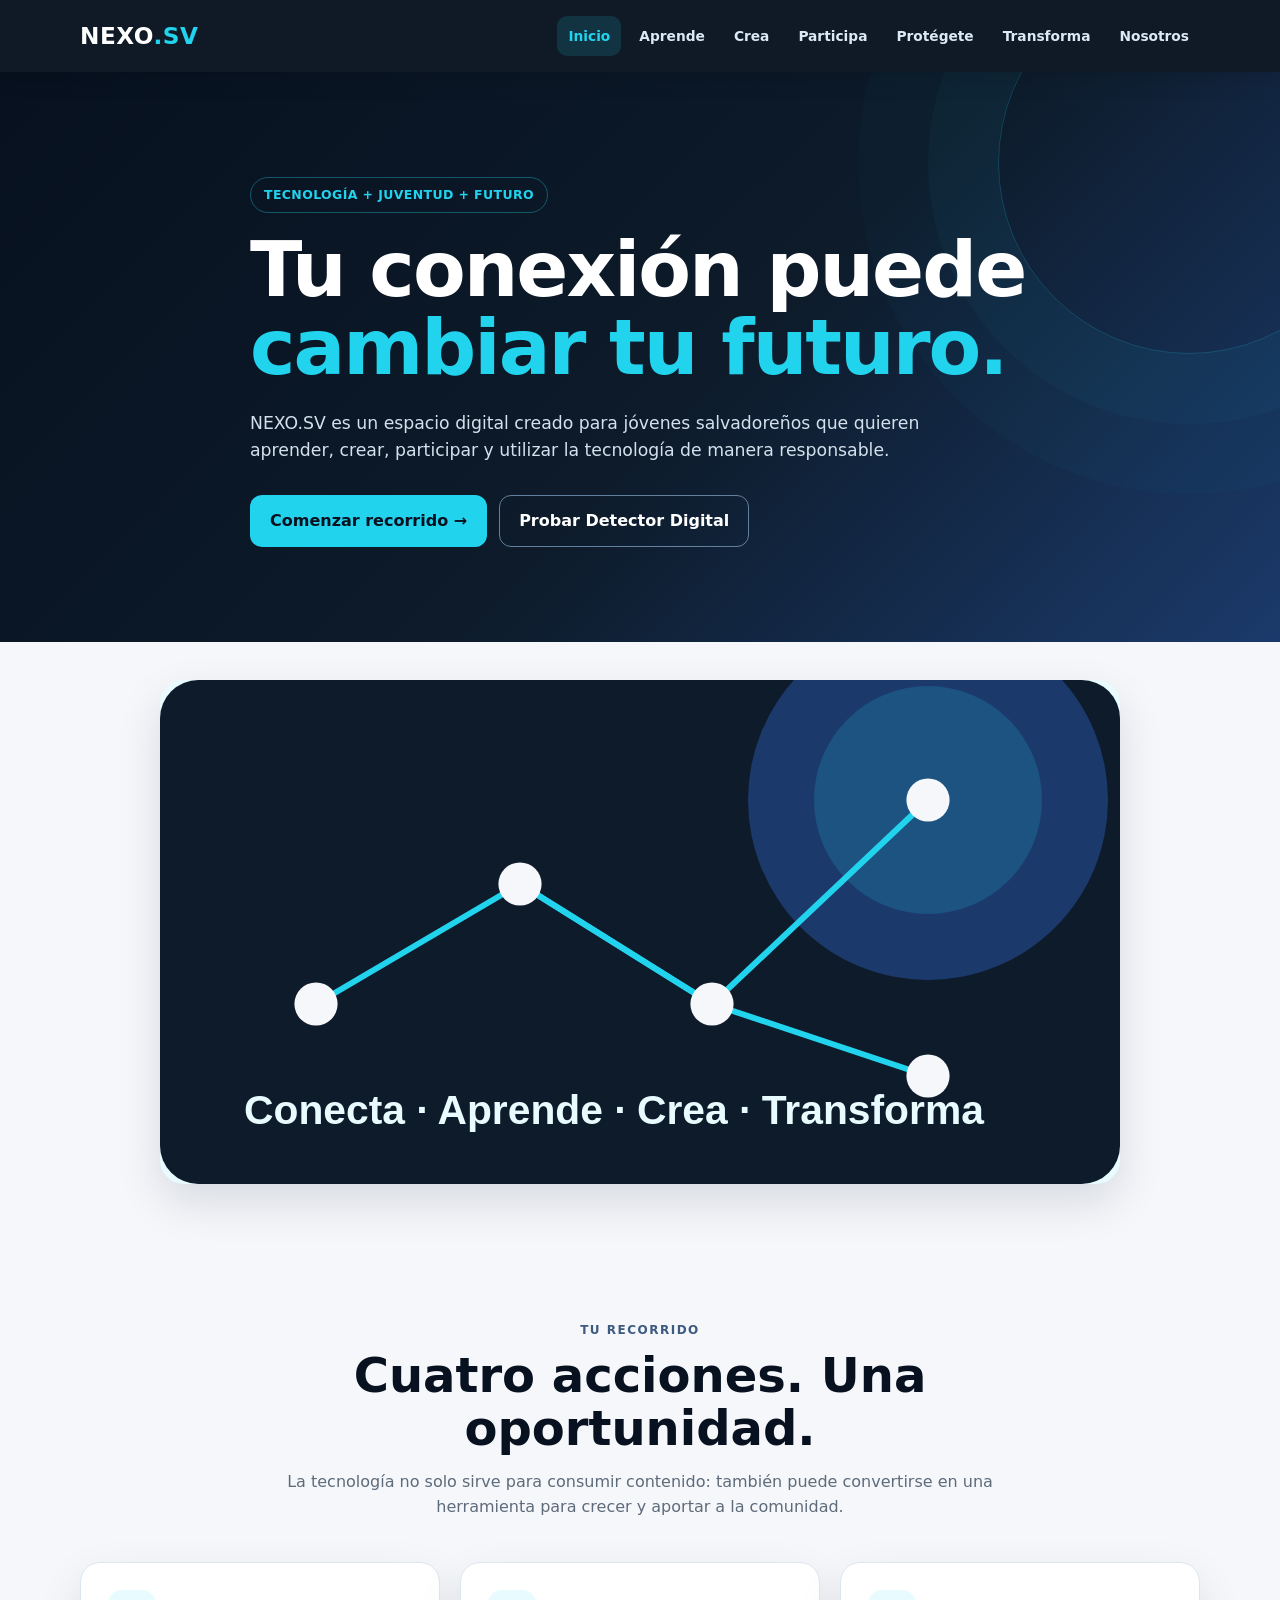
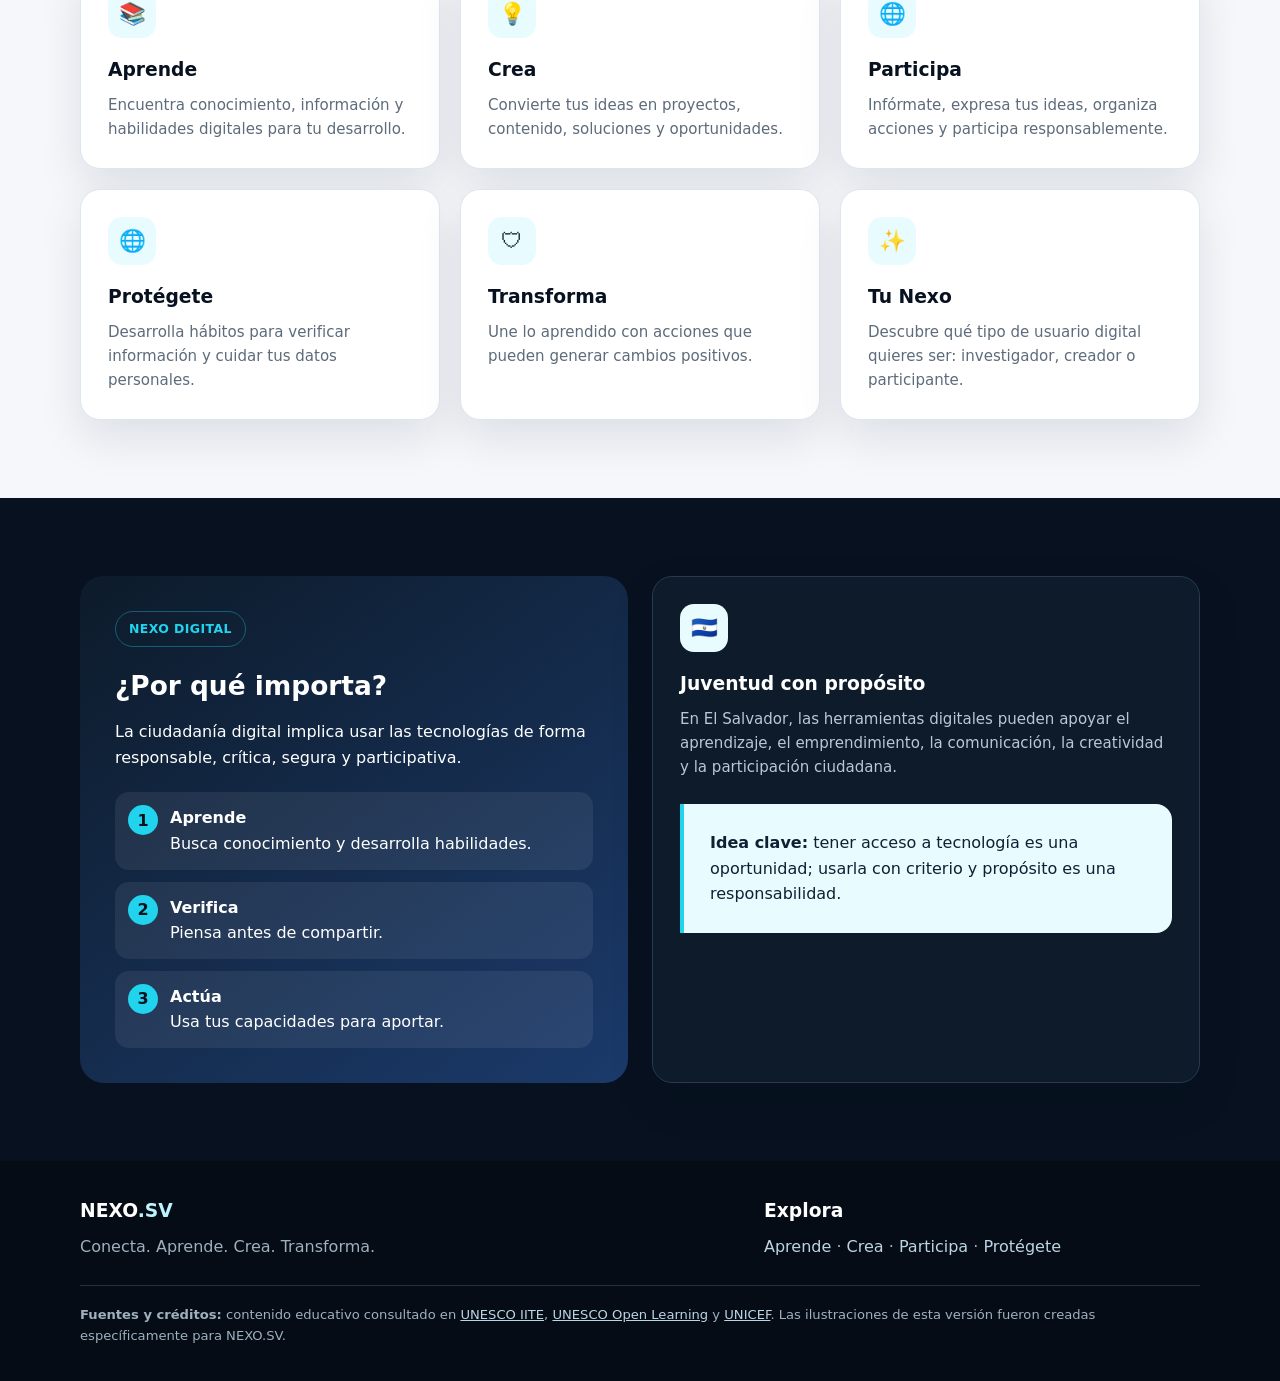
<file: index.html>
﻿<!DOCTYPE html>
<html lang="es"><head><meta charset="UTF-8"><meta name="viewport" content="width=device-width, initial-scale=1.0">
<meta name="description" content="NEXO.SV: conecta la tecnología con el aprendizaje, la creatividad y la ciudadanía digital.">
<title>NEXO.SV | Conecta. Aprende. Crea. Transforma.</title><link rel="stylesheet" href="css/style.css"></head>
<body>
<header><div class="container nav"><a class="logo" href="index.html">NEXO<span>.SV</span></a><button class="menu-btn" aria-label="Abrir menú">&#9776;</button>
<nav><a class="active" href="index.html">Inicio</a><a href="aprende.html">Aprende</a><a href="crea.html">Crea</a><a href="participa.html">Participa</a><a href="protegete.html">Protégete</a><a href="transforma.html">Transforma</a><a href="nosotros.html">Nosotros</a></nav></div></header>
<section class="hero"><div class="container hero-content"><span class="badge">TECNOLOGÍA + JUVENTUD + FUTURO</span><h1>Tu conexión puede <span>cambiar tu futuro.</span></h1>
<p>NEXO.SV es un espacio digital creado para jóvenes salvadoreños que quieren aprender, crear, participar y utilizar la tecnología de manera responsable.</p>
<div class="btns"><a class="btn btn-primary" href="aprende.html">Comenzar recorrido &#8594;</a><a class="btn btn-outline" href="protegete.html">Probar Detector Digital</a></div></div></section>
<section class="section illustration-section"><div class="container"><img class="page-illustration" src="img/nexo-hero.svg" alt="Ilustración de una red digital que conecta aprendizaje, creatividad y participación"></div></section>
<section class="section"><div class="container"><div class="section-head"><span class="kicker">Tu recorrido</span><h2>Cuatro acciones. Una oportunidad.</h2><p>La tecnología no solo sirve para consumir contenido: también puede convertirse en una herramienta para crecer y aportar a la comunidad.</p></div>
<div class="grid">
<a class="card" href="aprende.html"><div class="icon">&#128218;</div><h3>Aprende</h3><p>Encuentra conocimiento, información y habilidades digitales para tu desarrollo.</p></a>
<a class="card" href="crea.html"><div class="icon">&#128161;</div><h3>Crea</h3><p>Convierte tus ideas en proyectos, contenido, soluciones y oportunidades.</p></a>
<a class="card" href="participa.html"><div class="icon">🌐</div><h3>Participa</h3><p>Infórmate, expresa tus ideas, organiza acciones y participa responsablemente.</p></a>
<a class="card" href="protegete.html"><div class="icon">&#127760;</div><h3>Protégete</h3><p>Desarrolla hábitos para verificar información y cuidar tus datos personales.</p></a>
<a class="card" href="transforma.html"><div class="icon">&#128737;</div><h3>Transforma</h3><p>Une lo aprendido con acciones que pueden generar cambios positivos.</p></a>
<a class="card" href="nosotros.html"><div class="icon">✨</div><h3>Tu Nexo</h3><p>Descubre qué tipo de usuario digital quieres ser: investigador, creador o participante.</p></a>
</div></div></section>
<section class="section dark"><div class="container feature"><div class="feature-box"><span class="badge">NEXO DIGITAL</span><h3>¿Por qué importa?</h3><p>La ciudadanía digital implica usar las tecnologías de forma responsable, crítica, segura y participativa.</p><div class="steps"><div class="step"><span class="num">1</span><div><b>Aprende</b><br>Busca conocimiento y desarrolla habilidades.</div></div><div class="step"><span class="num">2</span><div><b>Verifica</b><br>Piensa antes de compartir.</div></div><div class="step"><span class="num">3</span><div><b>Actúa</b><br>Usa tus capacidades para aportar.</div></div></div></div>
<div class="card"><div class="icon">&#127480;&#127483;</div><h3>Juventud con propósito</h3><p>En El Salvador, las herramientas digitales pueden apoyar el aprendizaje, el emprendimiento, la comunicación, la creatividad y la participación ciudadana.</p><div class="callout"><b>Idea clave:</b> tener acceso a tecnología es una oportunidad; usarla con criterio y propósito es una responsabilidad.</div></div></div></section>
<footer><div class="container footer-grid"><div><h3>NEXO<span style="color:#bcf4fd">.SV</span></h3><p>Conecta. Aprende. Crea. Transforma.</p></div><div><h3>Explora</h3><p><a href="aprende.html">Aprende</a> · <a href="crea.html">Crea</a> · <a href="participa.html">Participa</a> · <a href="protegete.html">Protégete</a></p></div></div><div class="container sources"><strong>Fuentes y créditos:</strong> contenido educativo consultado en <a href="https://iite.unesco.org/theme/digital-citizenship-education/" target="_blank" rel="noopener">UNESCO IITE</a>, <a href="https://openlearning.unesco.org/courses/course-v1%3AUNESCO%2BED-004%2B2026_T1_ENG/about" target="_blank" rel="noopener">UNESCO Open Learning</a> y <a href="https://www.unicef.org/lac/crianza/seguridad-proteccion/crianza-mundo-digital-mantener-seguros-ninos-internet-en-linea" target="_blank" rel="noopener">UNICEF</a>. Las ilustraciones de esta versión fueron creadas específicamente para NEXO.SV.</div></footer>
<script src="js/script.js"></script></body></html>
</file>
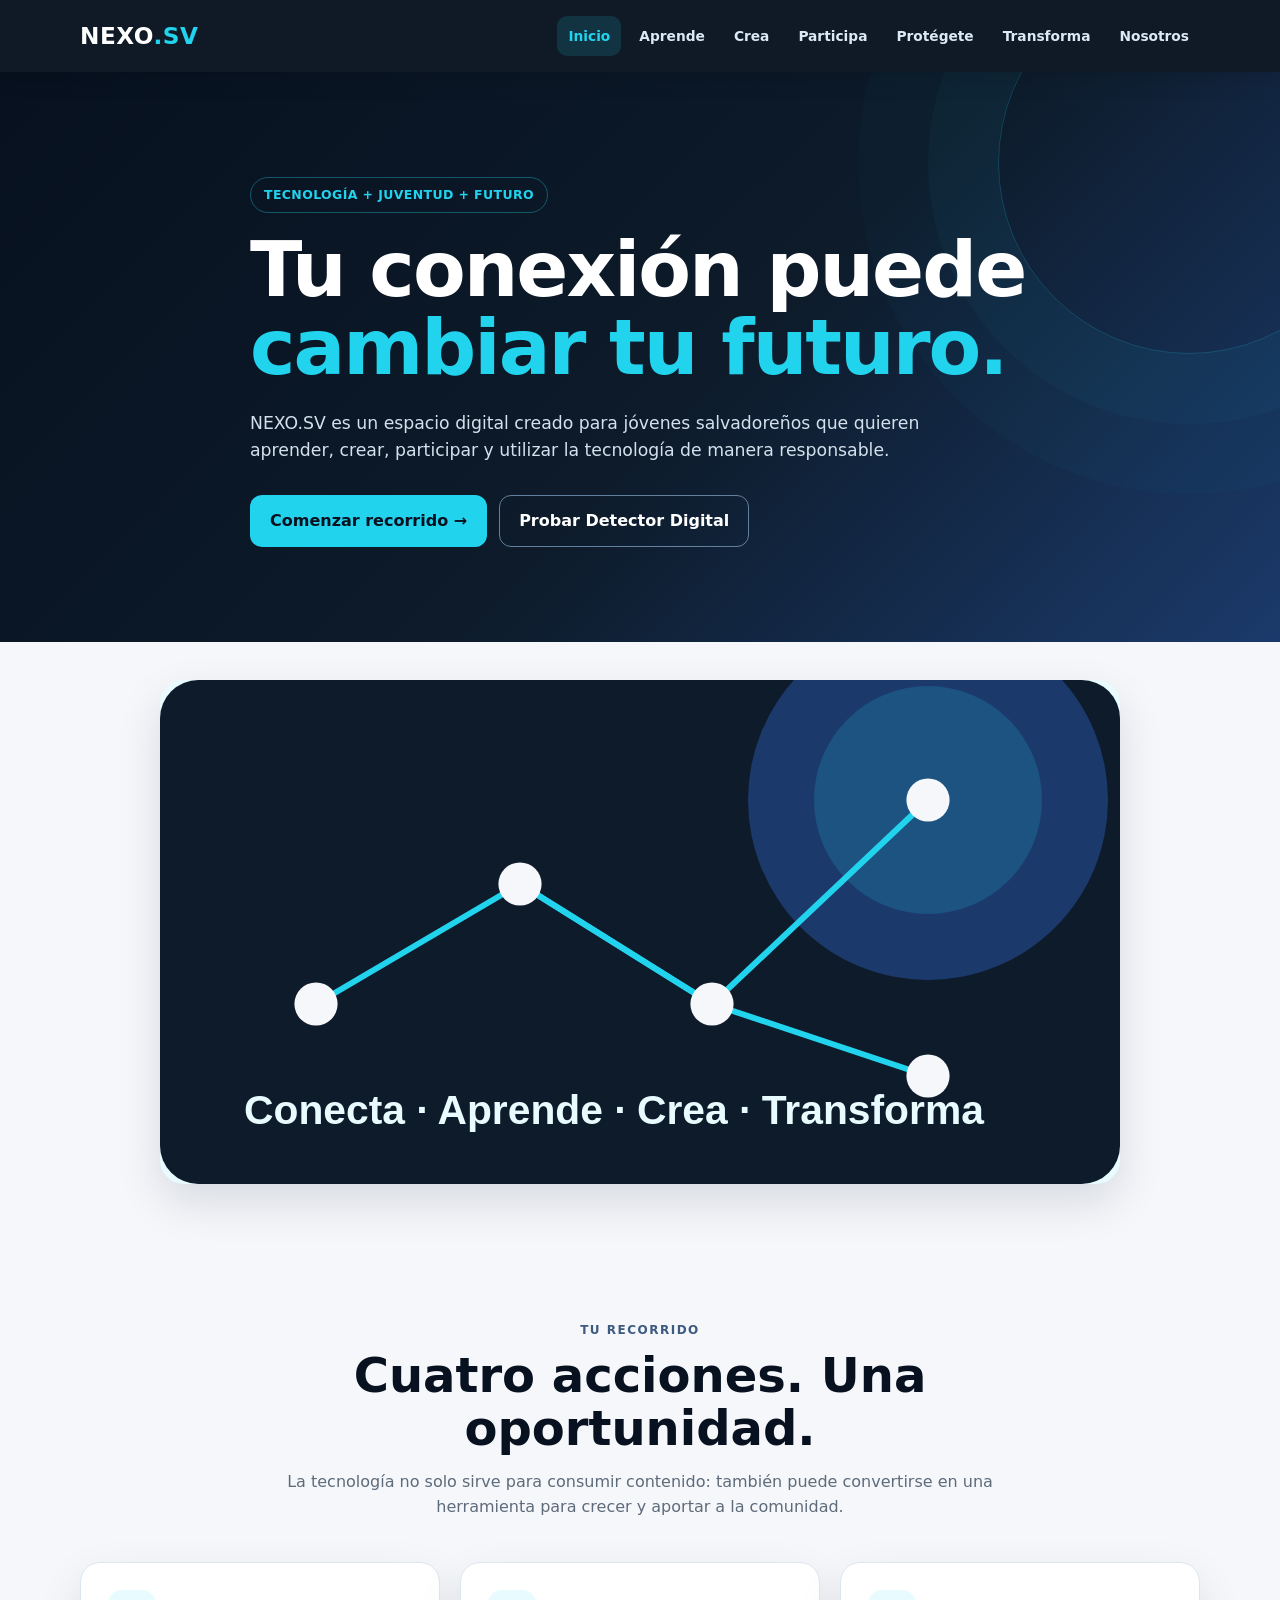
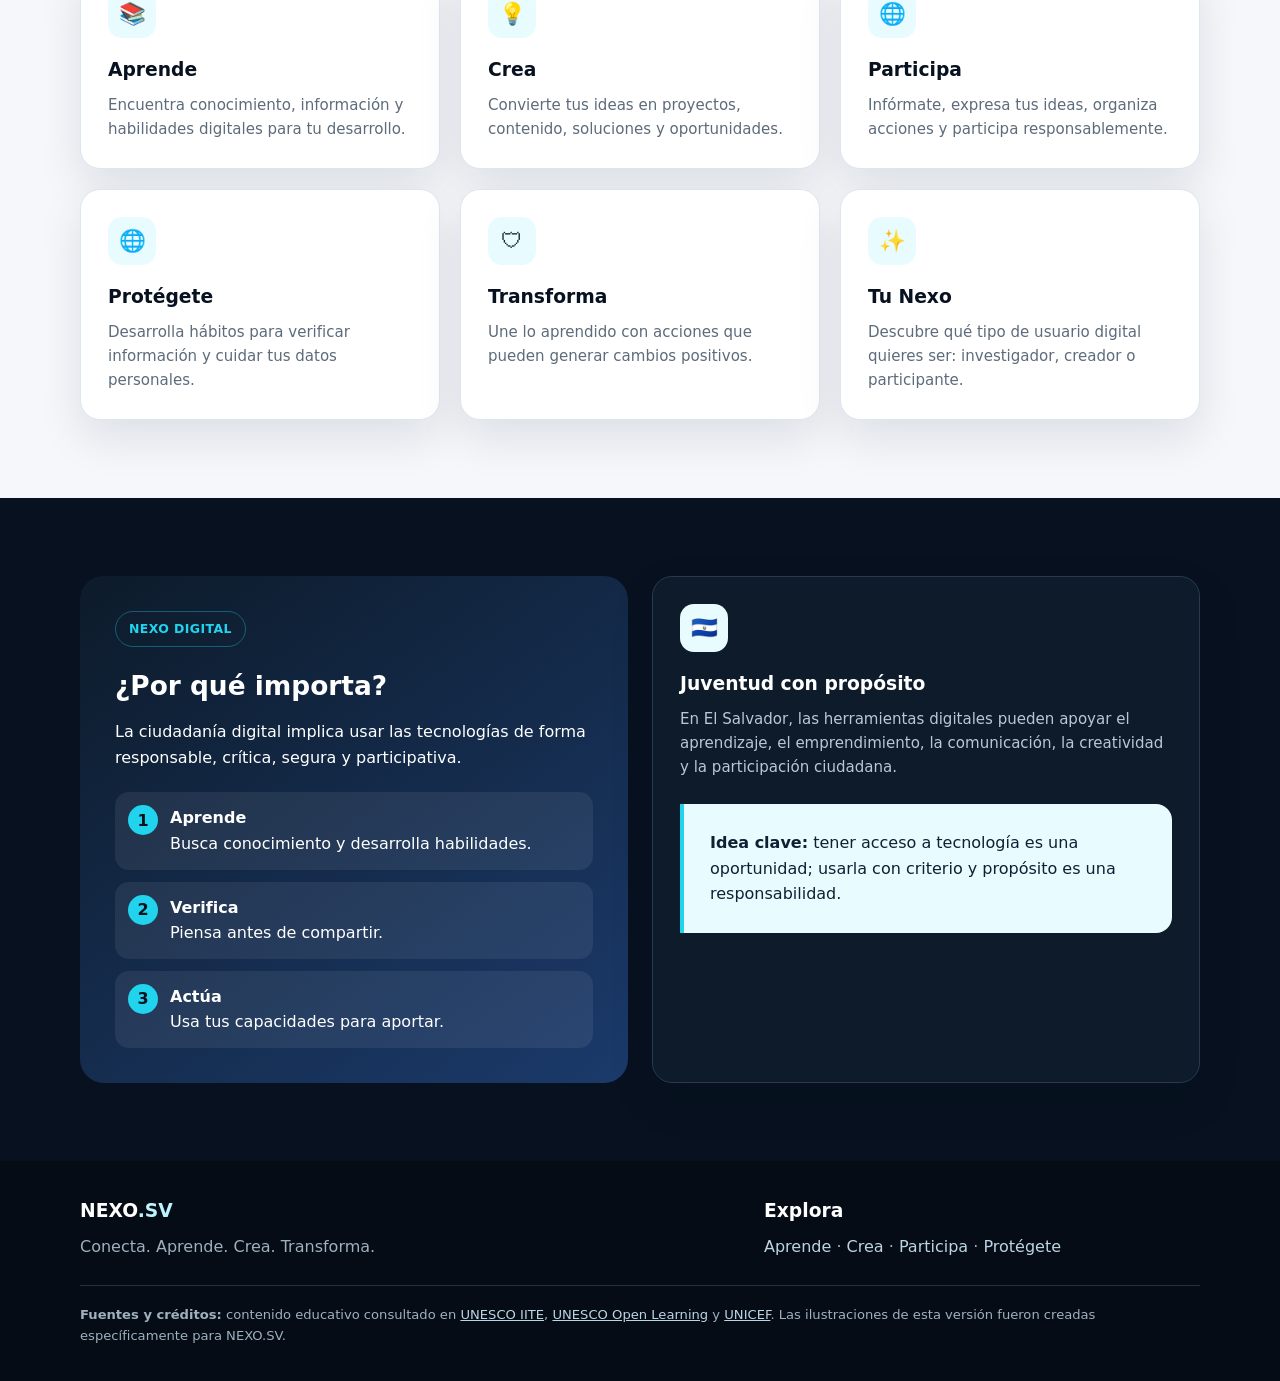
<file: NEXO-SV/index.html>
﻿<!DOCTYPE html>
<html lang="es"><head><meta charset="UTF-8"><meta name="viewport" content="width=device-width, initial-scale=1.0">
<meta name="description" content="NEXO.SV: conecta la tecnología con el aprendizaje, la creatividad y la ciudadanía digital.">
<title>NEXO.SV | Conecta. Aprende. Crea. Transforma.</title><link rel="stylesheet" href="css/style.css"></head>
<body>
<header><div class="container nav"><a class="logo" href="index.html">NEXO<span>.SV</span></a><button class="menu-btn" aria-label="Abrir menú">&#9776;</button>
<nav><a class="active" href="index.html">Inicio</a><a href="aprende.html">Aprende</a><a href="crea.html">Crea</a><a href="participa.html">Participa</a><a href="protegete.html">Protégete</a><a href="transforma.html">Transforma</a><a href="nosotros.html">Nosotros</a></nav></div></header>
<section class="hero"><div class="container hero-content"><span class="badge">TECNOLOGÍA + JUVENTUD + FUTURO</span><h1>Tu conexión puede <span>cambiar tu futuro.</span></h1>
<p>NEXO.SV es un espacio digital creado para jóvenes salvadoreños que quieren aprender, crear, participar y utilizar la tecnología de manera responsable.</p>
<div class="btns"><a class="btn btn-primary" href="aprende.html">Comenzar recorrido &#8594;</a><a class="btn btn-outline" href="protegete.html">Probar Detector Digital</a></div></div></section>
<section class="section illustration-section"><div class="container"><img class="page-illustration" src="img/nexo-hero.svg" alt="Ilustración de una red digital que conecta aprendizaje, creatividad y participación"></div></section>
<section class="section"><div class="container"><div class="section-head"><span class="kicker">Tu recorrido</span><h2>Cuatro acciones. Una oportunidad.</h2><p>La tecnología no solo sirve para consumir contenido: también puede convertirse en una herramienta para crecer y aportar a la comunidad.</p></div>
<div class="grid">
<a class="card" href="aprende.html"><div class="icon">&#128218;</div><h3>Aprende</h3><p>Encuentra conocimiento, información y habilidades digitales para tu desarrollo.</p></a>
<a class="card" href="crea.html"><div class="icon">&#128161;</div><h3>Crea</h3><p>Convierte tus ideas en proyectos, contenido, soluciones y oportunidades.</p></a>
<a class="card" href="participa.html"><div class="icon">🌐</div><h3>Participa</h3><p>Infórmate, expresa tus ideas, organiza acciones y participa responsablemente.</p></a>
<a class="card" href="protegete.html"><div class="icon">&#127760;</div><h3>Protégete</h3><p>Desarrolla hábitos para verificar información y cuidar tus datos personales.</p></a>
<a class="card" href="transforma.html"><div class="icon">&#128737;</div><h3>Transforma</h3><p>Une lo aprendido con acciones que pueden generar cambios positivos.</p></a>
<a class="card" href="nosotros.html"><div class="icon">✨</div><h3>Tu Nexo</h3><p>Descubre qué tipo de usuario digital quieres ser: investigador, creador o participante.</p></a>
</div></div></section>
<section class="section dark"><div class="container feature"><div class="feature-box"><span class="badge">NEXO DIGITAL</span><h3>¿Por qué importa?</h3><p>La ciudadanía digital implica usar las tecnologías de forma responsable, crítica, segura y participativa.</p><div class="steps"><div class="step"><span class="num">1</span><div><b>Aprende</b><br>Busca conocimiento y desarrolla habilidades.</div></div><div class="step"><span class="num">2</span><div><b>Verifica</b><br>Piensa antes de compartir.</div></div><div class="step"><span class="num">3</span><div><b>Actúa</b><br>Usa tus capacidades para aportar.</div></div></div></div>
<div class="card"><div class="icon">&#127480;&#127483;</div><h3>Juventud con propósito</h3><p>En El Salvador, las herramientas digitales pueden apoyar el aprendizaje, el emprendimiento, la comunicación, la creatividad y la participación ciudadana.</p><div class="callout"><b>Idea clave:</b> tener acceso a tecnología es una oportunidad; usarla con criterio y propósito es una responsabilidad.</div></div></div></section>
<footer><div class="container footer-grid"><div><h3>NEXO<span style="color:#bcf4fd">.SV</span></h3><p>Conecta. Aprende. Crea. Transforma.</p></div><div><h3>Explora</h3><p><a href="aprende.html">Aprende</a> · <a href="crea.html">Crea</a> · <a href="participa.html">Participa</a> · <a href="protegete.html">Protégete</a></p></div></div><div class="container sources"><strong>Fuentes y créditos:</strong> contenido educativo consultado en <a href="https://iite.unesco.org/theme/digital-citizenship-education/" target="_blank" rel="noopener">UNESCO IITE</a>, <a href="https://openlearning.unesco.org/courses/course-v1%3AUNESCO%2BED-004%2B2026_T1_ENG/about" target="_blank" rel="noopener">UNESCO Open Learning</a> y <a href="https://www.unicef.org/lac/crianza/seguridad-proteccion/crianza-mundo-digital-mantener-seguros-ninos-internet-en-linea" target="_blank" rel="noopener">UNICEF</a>. Las ilustraciones de esta versión fueron creadas específicamente para NEXO.SV.</div></footer>
<script src="js/script.js"></script></body></html>
</file>
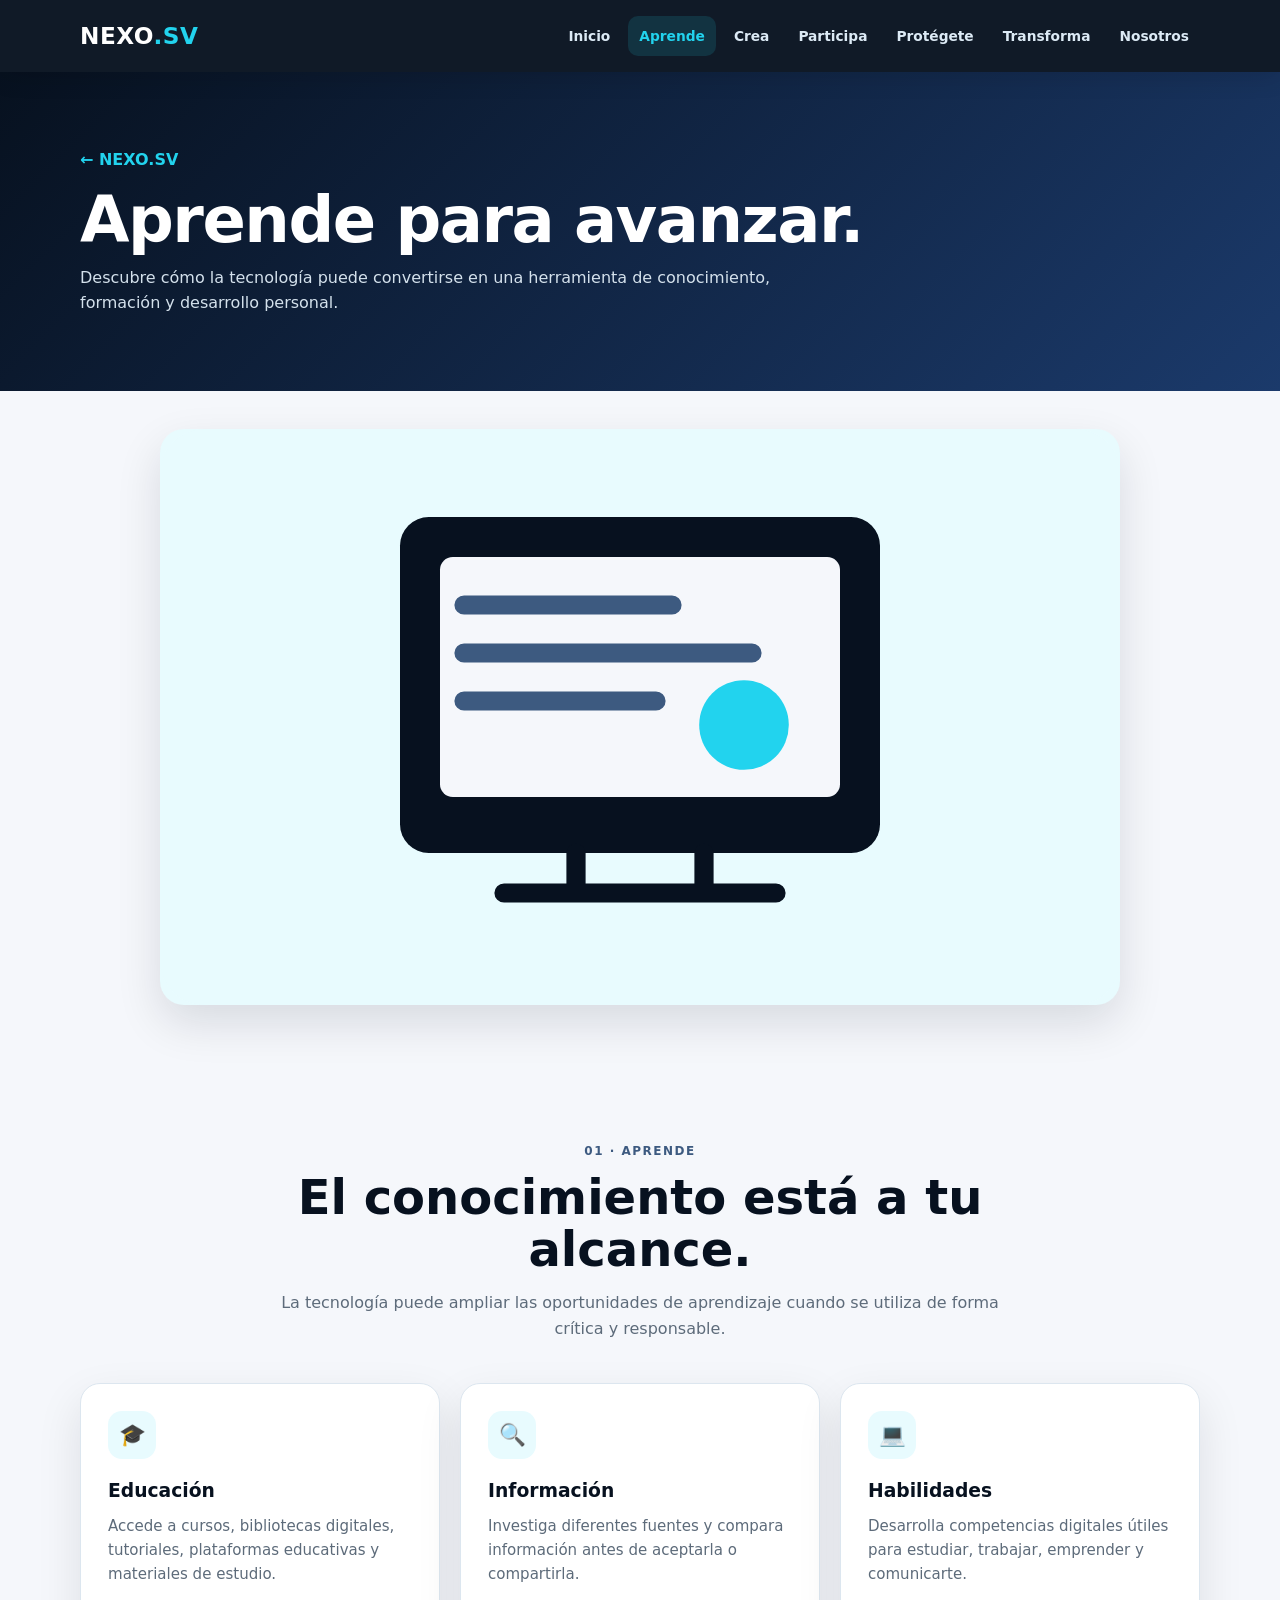
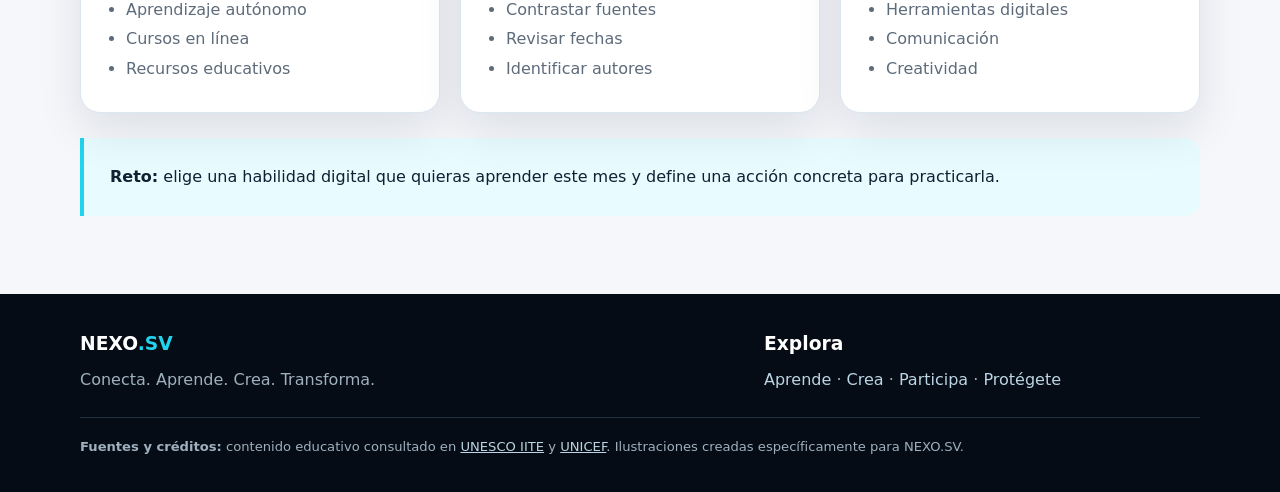
<file: aprende.html>
﻿<!DOCTYPE html>
<html lang="es">
<head>
<meta charset="UTF-8"><meta name="viewport" content="width=device-width, initial-scale=1.0">
<meta name="description" content="NEXO.SV: tecnología, ciudadanía digital y oportunidades para la juventud salvadoreña.">
<title>Aprende | NEXO.SV</title>
<link rel="stylesheet" href="css/style.css">
</head>
<body>
<header><div class="container nav"><a class="logo" href="index.html">NEXO<span>.SV</span></a>
<button class="menu-btn" aria-label="Abrir menú">&#9776;</button><nav><a class="" href="index.html">Inicio</a><a class="active" href="aprende.html">Aprende</a><a class="" href="crea.html">Crea</a><a class="" href="participa.html">Participa</a><a class="" href="protegete.html">Protégete</a><a class="" href="transforma.html">Transforma</a><a class="" href="nosotros.html">Nosotros</a></nav></div></header>
<section class="page-hero"><div class="container"><a class="back" href="index.html">&#8592; NEXO.SV</a><h1>Aprende para avanzar.</h1><p>Descubre cómo la tecnología puede convertirse en una herramienta de conocimiento, formación y desarrollo personal.</p></div></section>

<section class="section illustration-section"><div class="container"><img class="page-illustration" src="img/aprende.svg" alt="Ilustración vectorial de una computadora con recursos para aprender en línea" fetchpriority="high"></div></section>
<section class="section"><div class="container"><div class="section-head"><span class="kicker">01 · Aprende</span><h2>El conocimiento está a tu alcance.</h2><p>La tecnología puede ampliar las oportunidades de aprendizaje cuando se utiliza de forma crítica y responsable.</p></div>
<div class="grid"><div class="card"><div class="icon">&#127891;</div><h3>Educación</h3><p>Accede a cursos, bibliotecas digitales, tutoriales, plataformas educativas y materiales de estudio.</p><ul><li>Aprendizaje autónomo</li><li>Cursos en línea</li><li>Recursos educativos</li></ul></div>
<div class="card"><div class="icon">&#128269;</div><h3>Información</h3><p>Investiga diferentes fuentes y compara información antes de aceptarla o compartirla.</p><ul><li>Contrastar fuentes</li><li>Revisar fechas</li><li>Identificar autores</li></ul></div>
<div class="card"><div class="icon">&#128187;</div><h3>Habilidades</h3><p>Desarrolla competencias digitales útiles para estudiar, trabajar, emprender y comunicarte.</p><ul><li>Herramientas digitales</li><li>Comunicación</li><li>Creatividad</li></ul></div></div>
<div class="callout"><b>Reto:</b> elige una habilidad digital que quieras aprender este mes y define una acción concreta para practicarla.</div></div></section>

<footer><div class="container footer-grid"><div><h3>NEXO<span style="color:#22D3EE">.SV</span></h3><p>Conecta. Aprende. Crea. Transforma.</p></div>
<div><h3>Explora</h3><p><a href="aprende.html">Aprende</a> · <a href="crea.html">Crea</a> · <a href="participa.html">Participa</a> · <a href="protegete.html">Protégete</a></p></div></div>
<div class="container sources"><strong>Fuentes y créditos:</strong> contenido educativo consultado en <a href="https://iite.unesco.org/theme/digital-citizenship-education/" target="_blank" rel="noopener">UNESCO IITE</a> y <a href="https://www.unicef.org/lac/crianza/seguridad-proteccion/crianza-mundo-digital-mantener-seguros-ninos-internet-en-linea" target="_blank" rel="noopener">UNICEF</a>. Ilustraciones creadas específicamente para NEXO.SV.</div></footer>
<script src="js/script.js"></script></body></html>
</file>
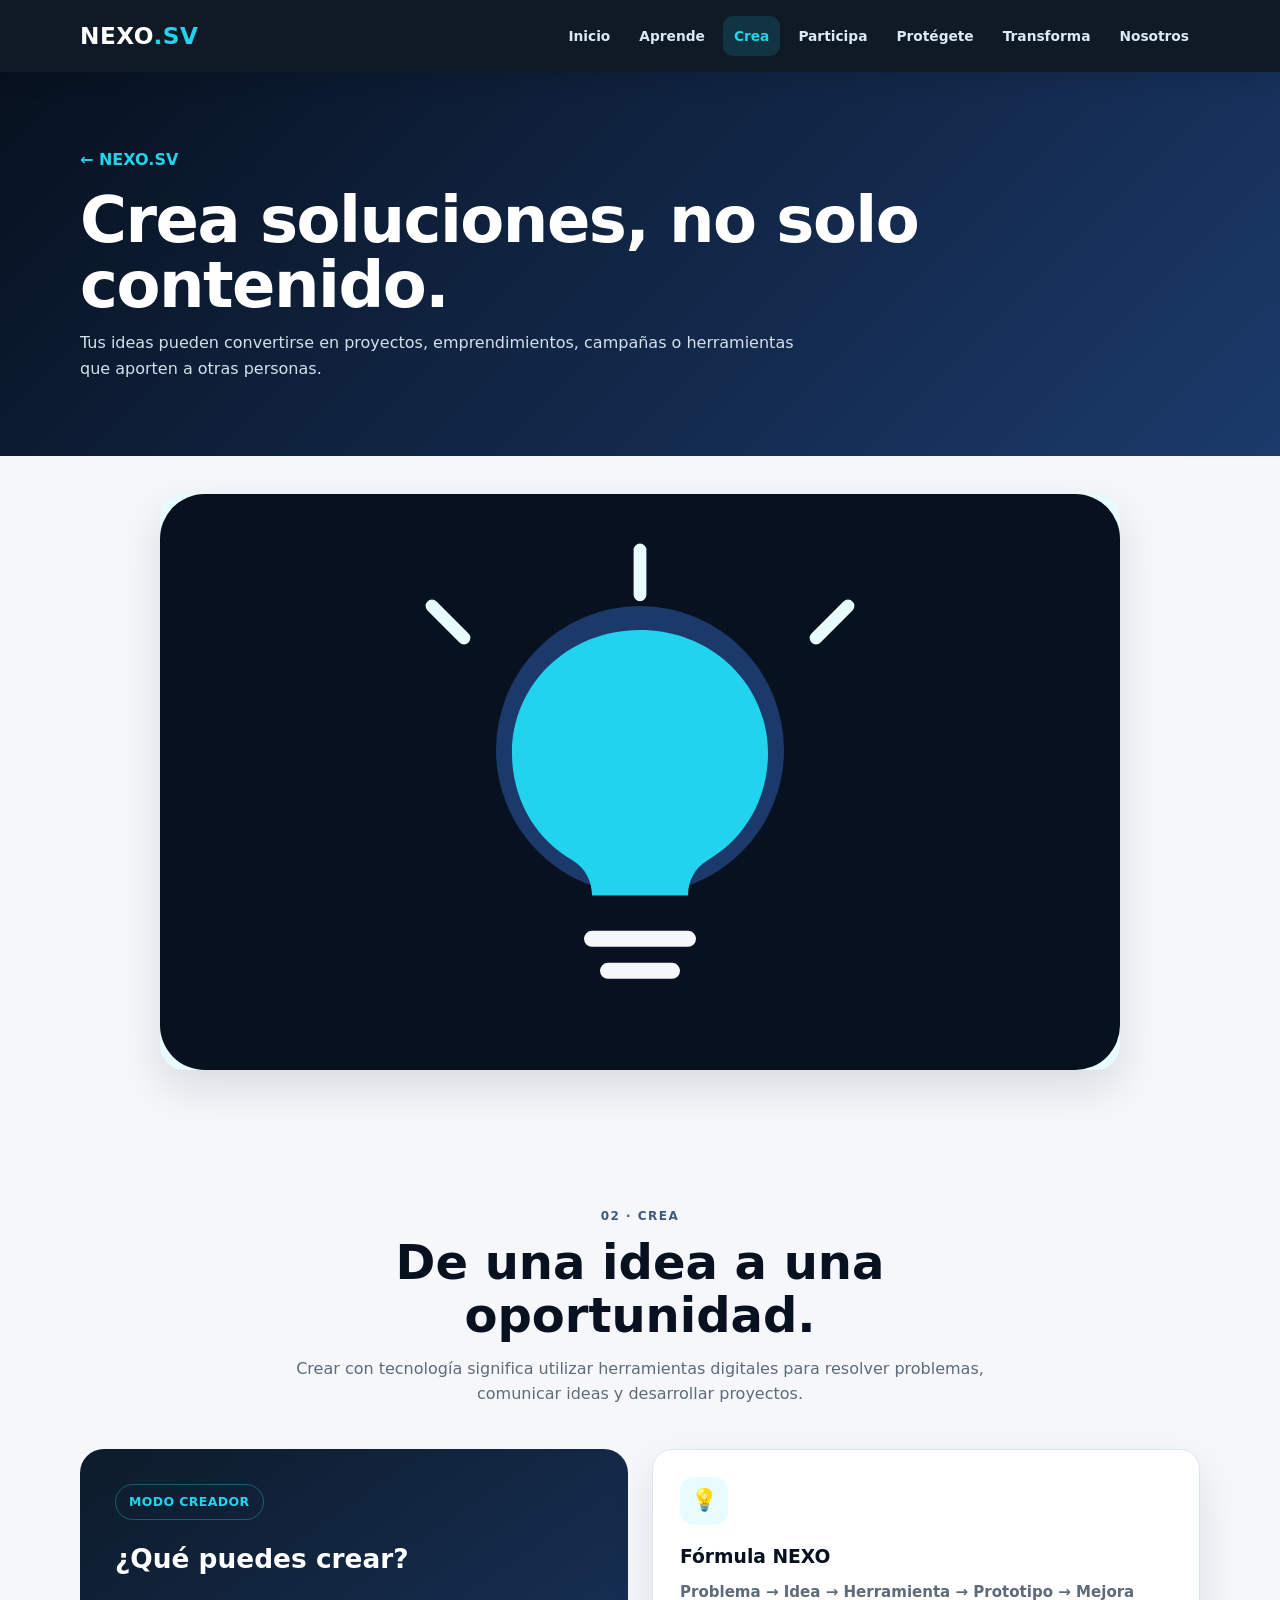
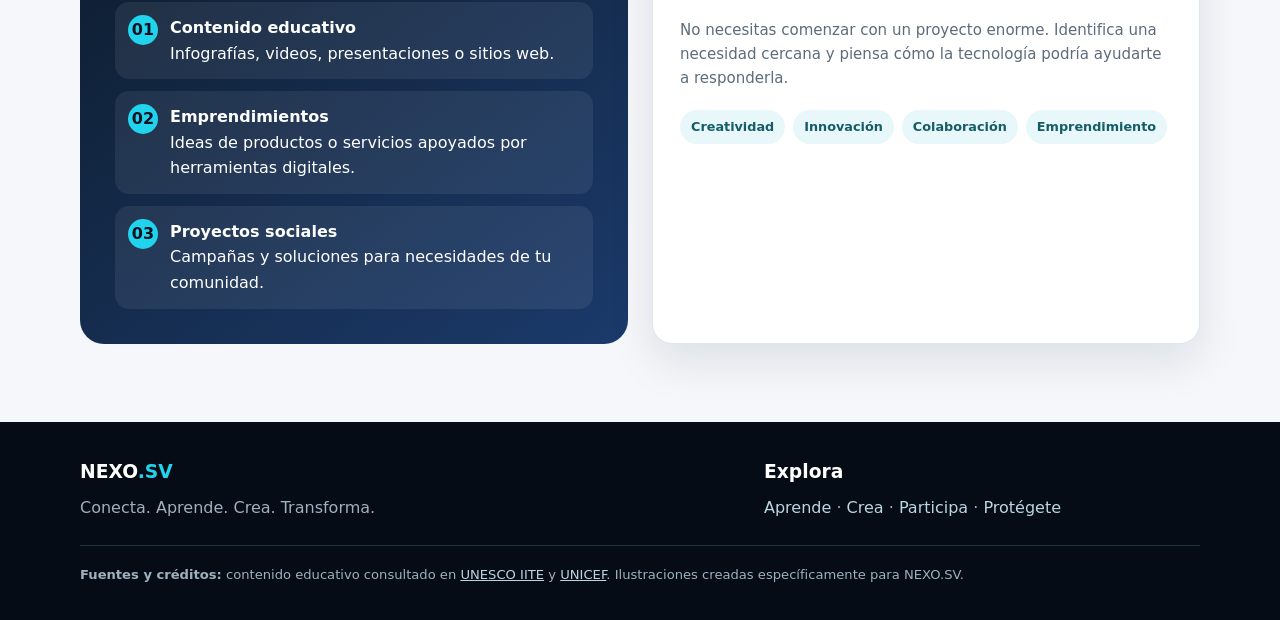
<file: crea.html>
﻿<!DOCTYPE html>
<html lang="es">
<head>
<meta charset="UTF-8"><meta name="viewport" content="width=device-width, initial-scale=1.0">
<meta name="description" content="NEXO.SV: tecnología, ciudadanía digital y oportunidades para la juventud salvadoreña.">
<title>Crea | NEXO.SV</title>
<link rel="stylesheet" href="css/style.css">
</head>
<body>
<header><div class="container nav"><a class="logo" href="index.html">NEXO<span>.SV</span></a>
<button class="menu-btn" aria-label="Abrir menú">&#9776;</button><nav><a class="" href="index.html">Inicio</a><a class="" href="aprende.html">Aprende</a><a class="active" href="crea.html">Crea</a><a class="" href="participa.html">Participa</a><a class="" href="protegete.html">Protégete</a><a class="" href="transforma.html">Transforma</a><a class="" href="nosotros.html">Nosotros</a></nav></div></header>
<section class="page-hero"><div class="container"><a class="back" href="index.html">&#8592; NEXO.SV</a><h1>Crea soluciones, no solo contenido.</h1><p>Tus ideas pueden convertirse en proyectos, emprendimientos, campañas o herramientas que aporten a otras personas.</p></div></section>

<section class="section illustration-section"><div class="container"><img class="page-illustration" src="img/crea.svg" alt="Ilustración de creatividad e ideas digitales"></div></section>
<section class="section"><div class="container"><div class="section-head"><span class="kicker">02 · Crea</span><h2>De una idea a una oportunidad.</h2><p>Crear con tecnología significa utilizar herramientas digitales para resolver problemas, comunicar ideas y desarrollar proyectos.</p></div>
<div class="feature"><div class="feature-box"><span class="badge">MODO CREADOR</span><h3>¿Qué puedes crear?</h3><div class="steps"><div class="step"><span class="num">01</span><div><b>Contenido educativo</b><br>Infografías, videos, presentaciones o sitios web.</div></div><div class="step"><span class="num">02</span><div><b>Emprendimientos</b><br>Ideas de productos o servicios apoyados por herramientas digitales.</div></div><div class="step"><span class="num">03</span><div><b>Proyectos sociales</b><br>Campañas y soluciones para necesidades de tu comunidad.</div></div></div></div>
<div class="card"><div class="icon">&#128161;</div><h3>Fórmula NEXO</h3><p><b>Problema &#8594; Idea &#8594; Herramienta &#8594; Prototipo &#8594; Mejora</b></p><p style="margin-top:14px">No necesitas comenzar con un proyecto enorme. Identifica una necesidad cercana y piensa cómo la tecnología podría ayudarte a responderla.</p><div class="tag-list"><span class="tag">Creatividad</span><span class="tag">Innovación</span><span class="tag">Colaboración</span><span class="tag">Emprendimiento</span></div></div></div></div></section>

<footer><div class="container footer-grid"><div><h3>NEXO<span style="color:#22D3EE">.SV</span></h3><p>Conecta. Aprende. Crea. Transforma.</p></div>
<div><h3>Explora</h3><p><a href="aprende.html">Aprende</a> · <a href="crea.html">Crea</a> · <a href="participa.html">Participa</a> · <a href="protegete.html">Protégete</a></p></div></div>
<div class="container sources"><strong>Fuentes y créditos:</strong> contenido educativo consultado en <a href="https://iite.unesco.org/theme/digital-citizenship-education/" target="_blank" rel="noopener">UNESCO IITE</a> y <a href="https://www.unicef.org/lac/crianza/seguridad-proteccion/crianza-mundo-digital-mantener-seguros-ninos-internet-en-linea" target="_blank" rel="noopener">UNICEF</a>. Ilustraciones creadas específicamente para NEXO.SV.</div></footer>
<script src="js/script.js"></script></body></html>
</file>
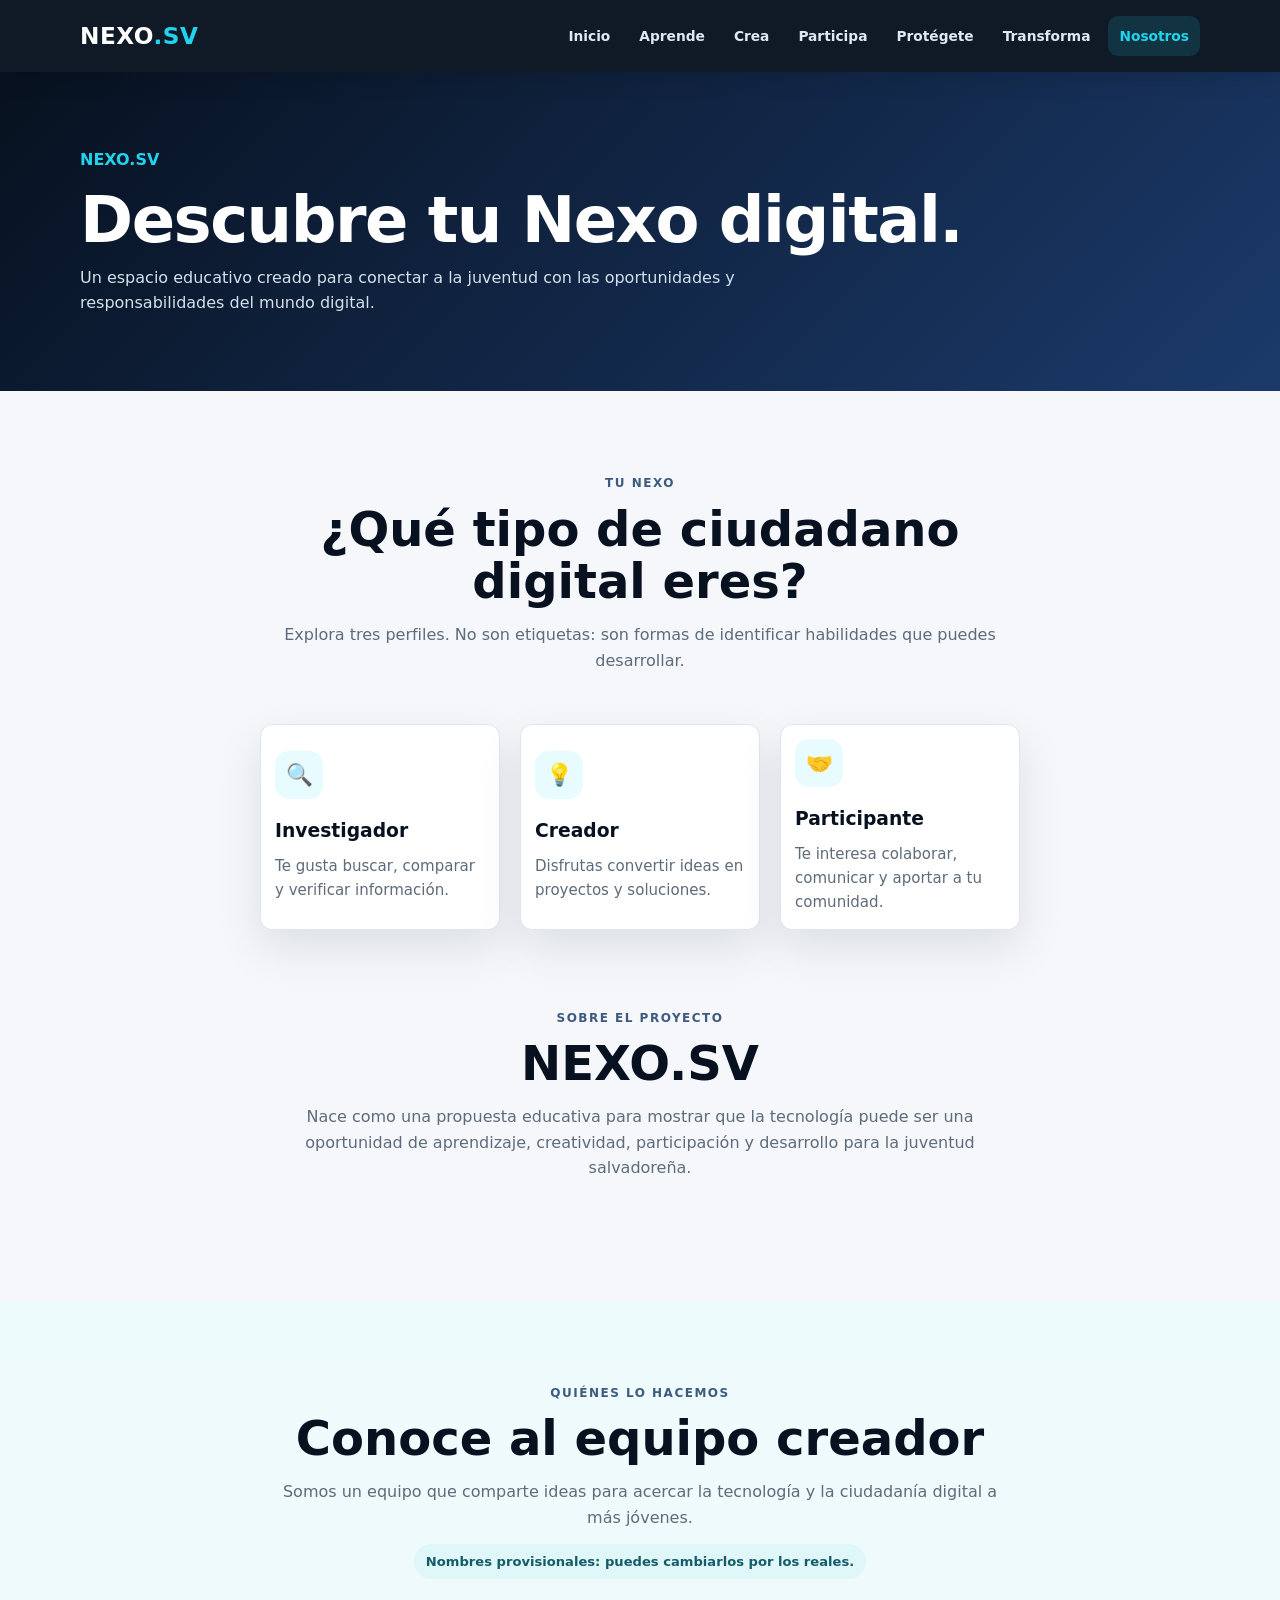
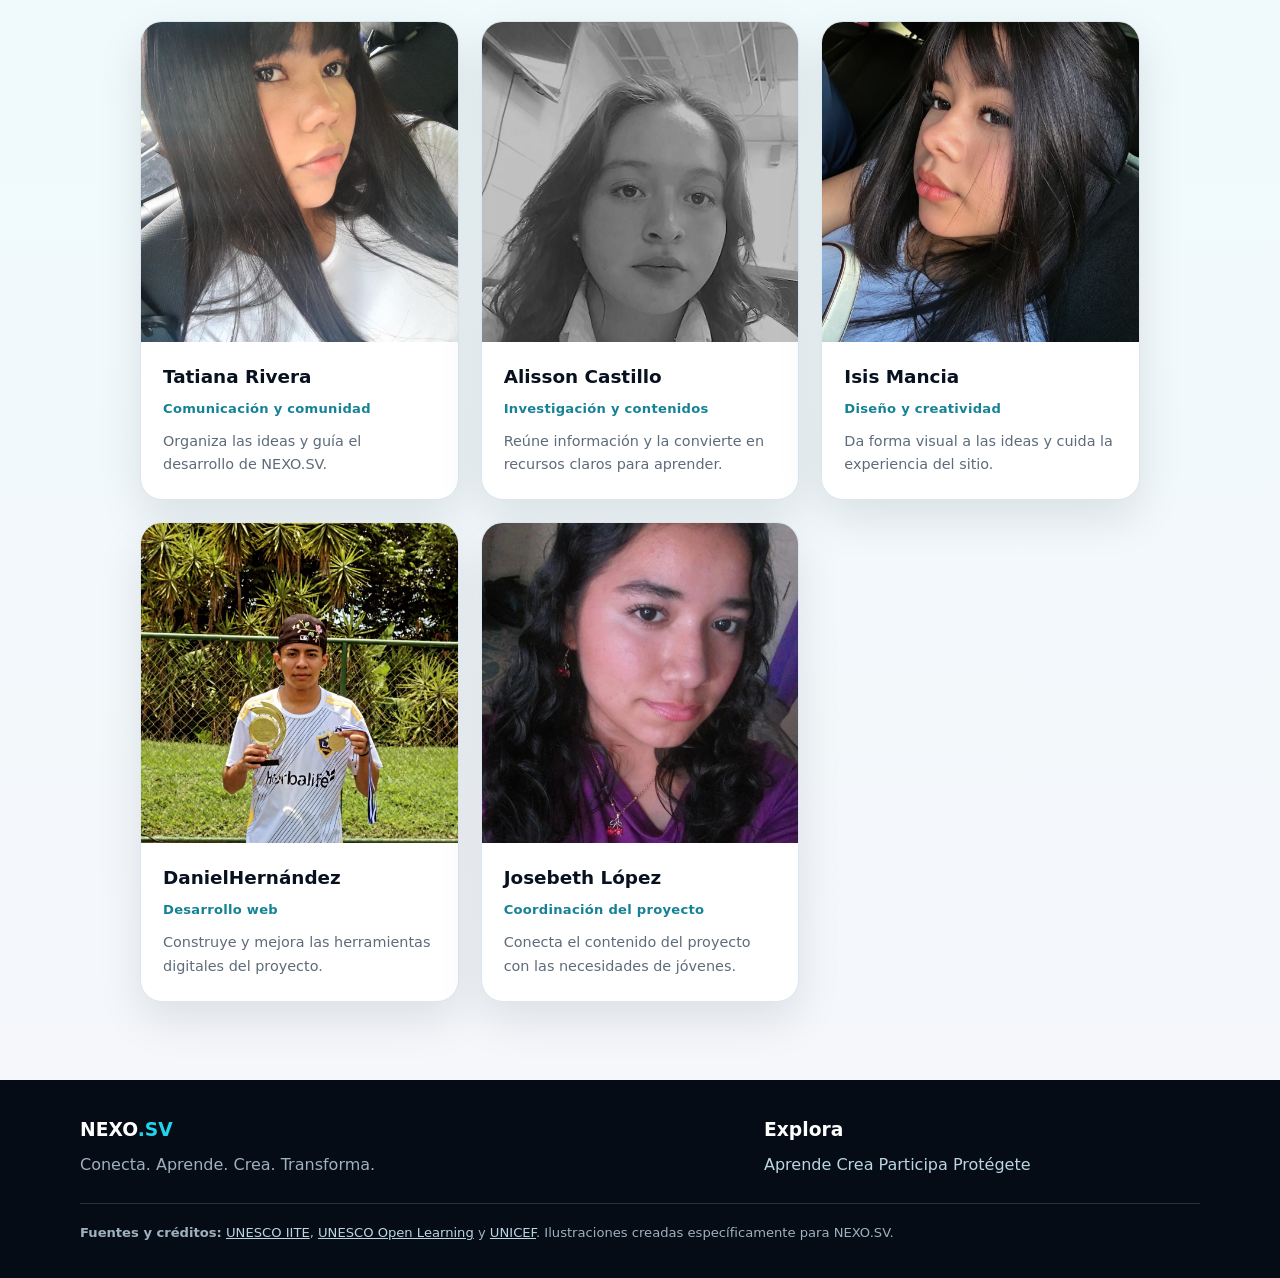
<file: nosotros.html>
﻿<!DOCTYPE html>
<html lang="es">
<head>
<meta charset="UTF-8"><meta name="viewport" content="width=device-width, initial-scale=1.0">
<meta name="description" content="NEXO.SV: tecnología, ciudadanía digital y oportunidades para la juventud salvadoreña.">
<title>Nosotros | NEXO.SV</title>
<link rel="stylesheet" href="css/style.css">
</head>
<body>
<header><div class="container nav"><a class="logo" href="index.html">NEXO<span>.SV</span></a>
<button class="menu-btn" aria-label="Abrir menú">&#9776;</button><nav><a class="" href="index.html">Inicio</a><a class="" href="aprende.html">Aprende</a><a class="" href="crea.html">Crea</a><a class="" href="participa.html">Participa</a><a class="" href="protegete.html">Protégete</a><a class="" href="transforma.html">Transforma</a><a class="active" href="nosotros.html">Nosotros</a></nav></div></header>
<section class="page-hero"><div class="container"><a class="back" href="index.html">NEXO.SV</a><h1>Descubre tu Nexo digital.</h1><p>Un espacio educativo creado para conectar a la juventud con las oportunidades y responsabilidades del mundo digital.</p></div></section>

<section class="section"><div class="container"><div class="section-head"><span class="kicker">Tu Nexo</span><h2>¿Qué tipo de ciudadano digital eres?</h2><p>Explora tres perfiles. No son etiquetas: son formas de identificar habilidades que puedes desarrollar.</p></div>
<div id="quiz" class="quiz"><div class="grid"><button class="card option" data-profile="investigador"><div class="icon">&#128269;</div><h3>Investigador</h3><p>Te gusta buscar, comparar y verificar información.</p></button>
<button class="card option" data-profile="creador"><div class="icon">&#128161;</div><h3>Creador</h3><p>Disfrutas convertir ideas en proyectos y soluciones.</p></button>
<button class="card option" data-profile="participante"><div class="icon">&#129309;</div><h3>Participante</h3><p>Te interesa colaborar, comunicar y aportar a tu comunidad.</p></button></div>
<div id="investigador" class="profile callout"><b>Tu fortaleza:</b> pensamiento cr&#237;tico. Puedes ayudar a distinguir informaci&#243;n confiable de contenido enga&#241;oso.</div>
<div id="creador" class="profile callout"><b>Tu fortaleza:</b> creatividad. Puedes transformar necesidades en ideas y proyectos.</div>
<div id="participante" class="profile callout"><b>Tu fortaleza:</b> colaboración. Puedes conectar personas e ideas para trabajar por objetivos comunes.</div></div>
<div class="section-head" style="margin-top:65px"><span class="kicker">Sobre el proyecto</span><h2>NEXO.SV</h2><p>Nace como una propuesta educativa para mostrar que la tecnolog&#237;a puede ser una oportunidad de aprendizaje, creatividad, participaci&#243;n y desarrollo para la juventud salvadore&#241;a.</p></div></div></section>

<section class="section team-section"><div class="container"><div class="section-head"><span class="kicker">Quiénes lo hacemos</span><h2>Conoce al equipo creador</h2><p>Somos un equipo que comparte ideas para acercar la tecnología y la ciudadanía digital a más jóvenes.</p><span class="team-note">Nombres provisionales: puedes cambiarlos por los reales.</span></div><div class="team-grid">
<article class="team-card"><img src="img/Tati.jpeg" alt="Foto de integrante del equipo NEXO.SV" loading="lazy"><div class="team-info"><h3>Tatiana Rivera</h3><span>Comunicación y comunidad</span><p>Organiza las ideas y guía el desarrollo de NEXO.SV.</p></div></article>
<article class="team-card"><img src="img/Ali.jpeg" alt="Foto de integrante del equipo NEXO.SV" loading="lazy"><div class="team-info"><h3>Alisson Castillo</h3><span>Investigación y contenidos</span><p>Reúne información y la convierte en recursos claros para aprender.</p></div></article>
<article class="team-card"><img src="img/Isis.jpeg" alt="Foto de integrante del equipo NEXO.SV" loading="lazy"><div class="team-info"><h3> Isis Mancia</h3><span>Diseño y creatividad</span><p>Da forma visual a las ideas y cuida la experiencia del sitio.</p></div></article>
<article class="team-card"><img src="img/Daniel.jpeg" alt="Foto de integrante del equipo NEXO.SV" loading="lazy"><div class="team-info"><h3>DanielHernández</h3><span>Desarrollo web</span><p>Construye y mejora las herramientas digitales del proyecto.</p></div></article>
<article class="team-card"><img src="img/Jossy.jpeg" alt="Foto de integrante del equipo NEXO.SV" loading="lazy"><div class="team-info"><h3>Josebeth López</h3><span>Coordinación del proyecto</span><p>Conecta el contenido del proyecto con las necesidades de jóvenes.</p></div></article>
</div></div></section>
<footer><div class="container footer-grid"><div><h3>NEXO<span style="color:#22D3EE">.SV</span></h3><p>Conecta. Aprende. Crea. Transforma.</p></div>
<div><h3>Explora</h3><p><a href="aprende.html">Aprende</a>  <a href="crea.html">Crea</a>  <a href="participa.html">Participa</a> <a href="protegete.html">Protégete</a></p></div></div>
<div class="container sources"><strong>Fuentes y créditos:</strong> <a href="https://iite.unesco.org/theme/digital-citizenship-education/" target="_blank" rel="noopener">UNESCO IITE</a>, <a href="https://openlearning.unesco.org/courses/course-v1%3AUNESCO%2BED-004%2B2026_T1_ENG/about" target="_blank" rel="noopener">UNESCO Open Learning</a> y <a href="https://www.unicef.org/lac/crianza/seguridad-proteccion/crianza-mundo-digital-mantener-seguros-ninos-internet-en-linea" target="_blank" rel="noopener">UNICEF</a>. Ilustraciones creadas específicamente para NEXO.SV.</div></footer>
<script src="js/script.js"></script></body></html>
</file>
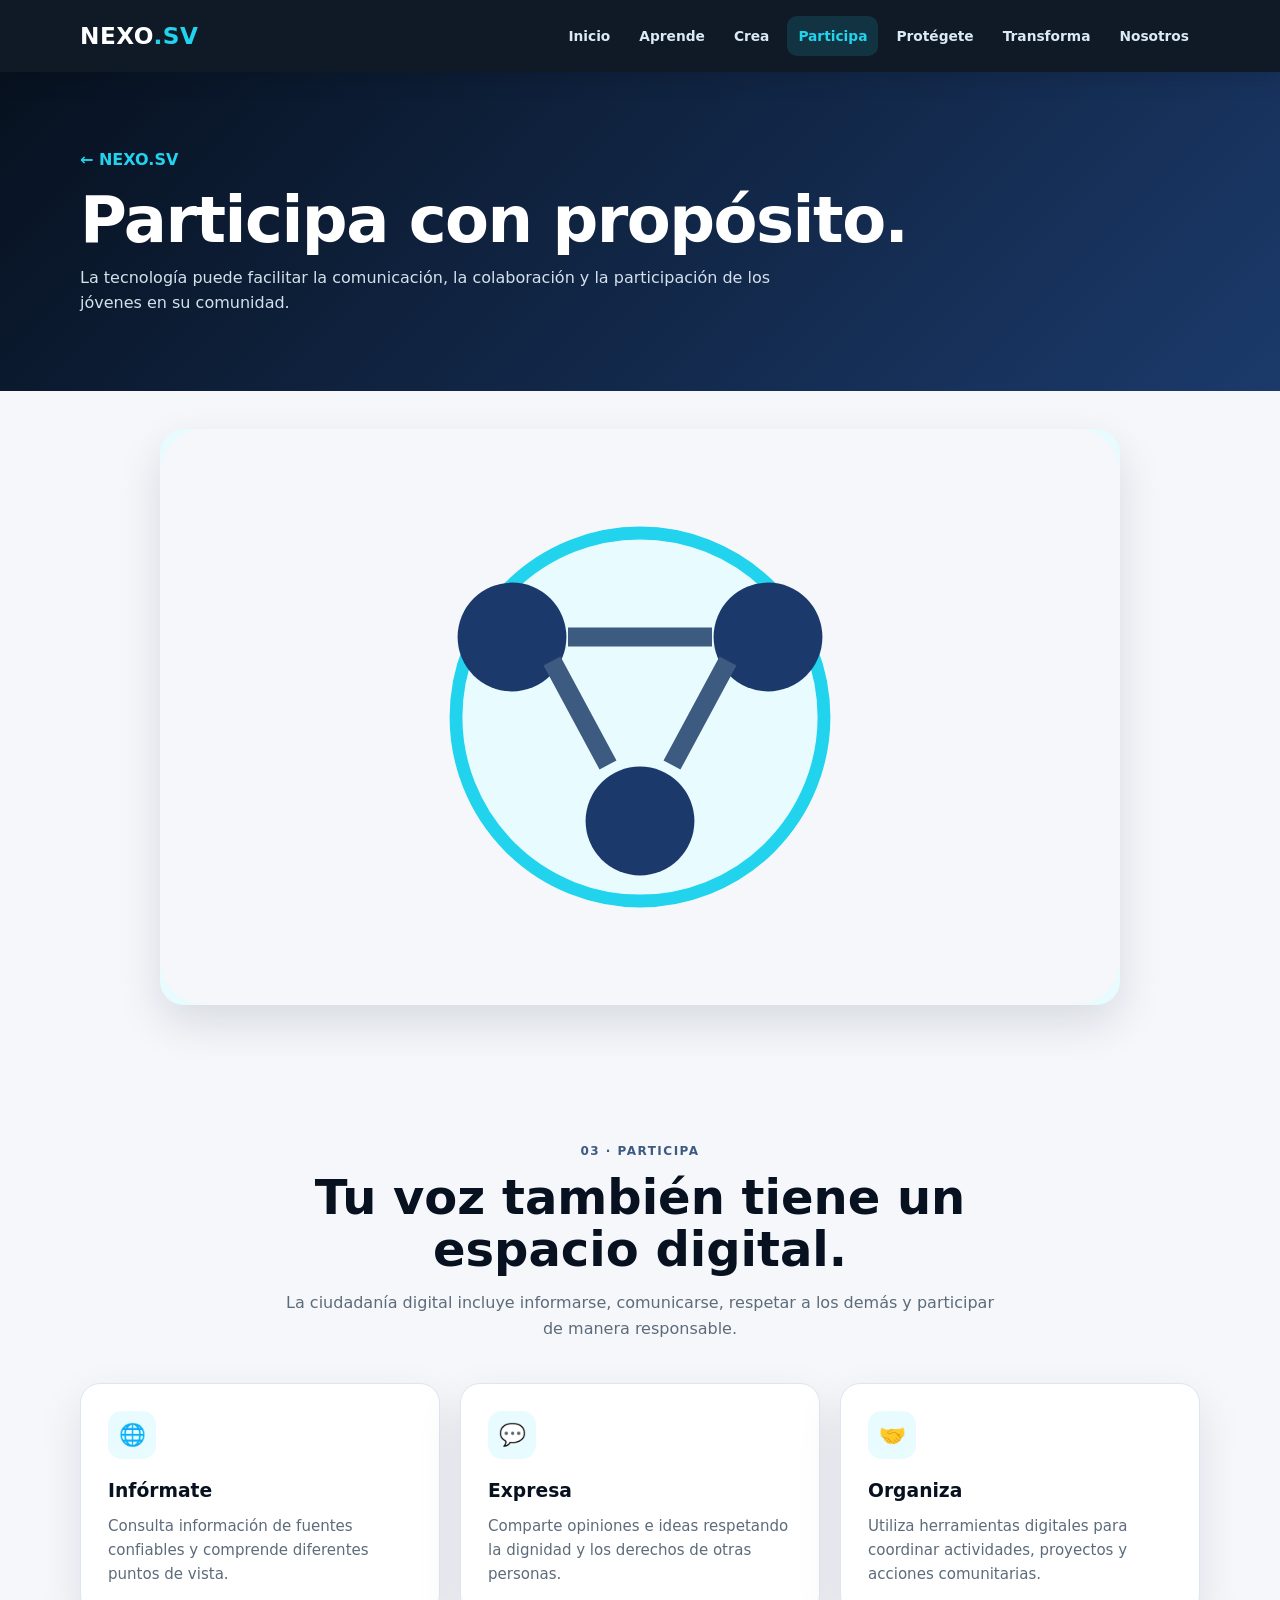
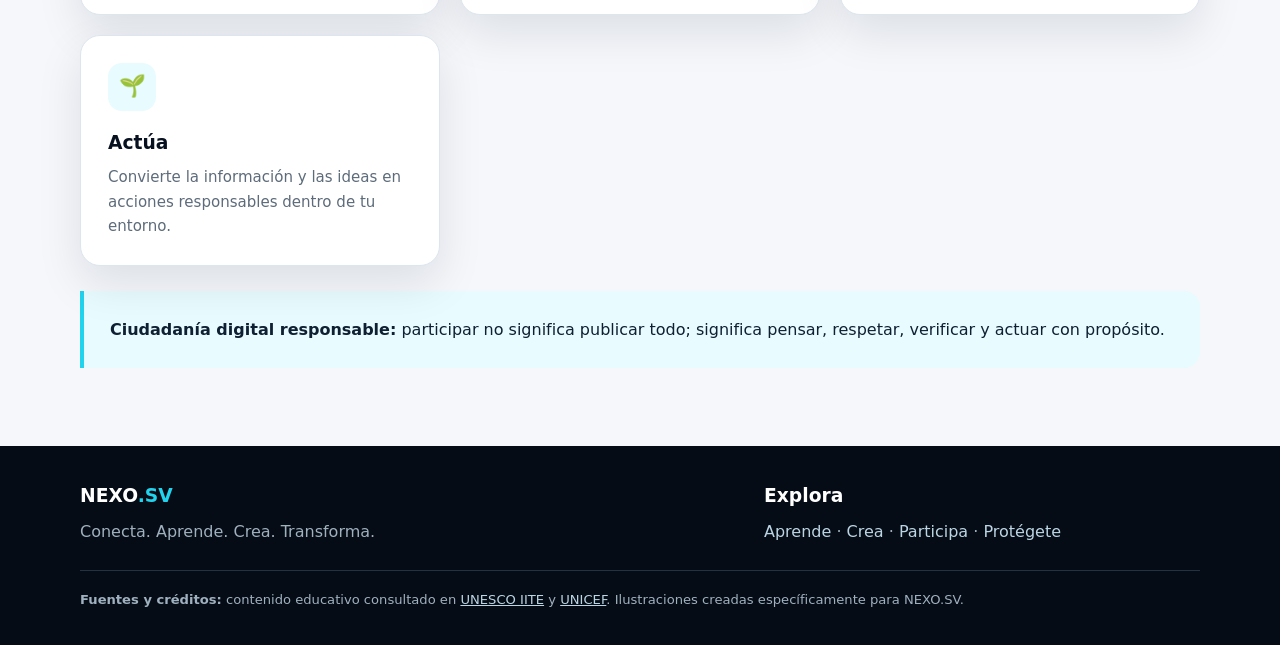
<file: participa.html>
﻿<!DOCTYPE html>
<html lang="es">
<head>
<meta charset="UTF-8"><meta name="viewport" content="width=device-width, initial-scale=1.0">
<meta name="description" content="NEXO.SV: tecnología, ciudadanía digital y oportunidades para la juventud salvadoreña.">
<title>Participa | NEXO.SV</title>
<link rel="stylesheet" href="css/style.css">
</head>
<body>
<header><div class="container nav"><a class="logo" href="index.html">NEXO<span>.SV</span></a>
<button class="menu-btn" aria-label="Abrir menú">&#9776;</button><nav><a class="" href="index.html">Inicio</a><a class="" href="aprende.html">Aprende</a><a class="" href="crea.html">Crea</a><a class="active" href="participa.html">Participa</a><a class="" href="protegete.html">Protégete</a><a class="" href="transforma.html">Transforma</a><a class="" href="nosotros.html">Nosotros</a></nav></div></header>
<section class="page-hero"><div class="container"><a class="back" href="index.html">&#8592; NEXO.SV</a><h1>Participa con propósito.</h1><p>La tecnología puede facilitar la comunicación, la colaboración y la participación de los jóvenes en su comunidad.</p></div></section>

<section class="section illustration-section"><div class="container"><img class="page-illustration" src="img/participa.svg" alt="Ilustración de colaboración y participación"></div></section>
<section class="section"><div class="container"><div class="section-head"><span class="kicker">03 · Participa</span><h2>Tu voz también tiene un espacio digital.</h2><p>La ciudadanía digital incluye informarse, comunicarse, respetar a los demás y participar de manera responsable.</p></div>
<div class="grid"><div class="card"><div class="icon">&#127760;</div><h3>Infórmate</h3><p>Consulta información de fuentes confiables y comprende diferentes puntos de vista.</p></div>
<div class="card"><div class="icon">&#128172;</div><h3>Expresa</h3><p>Comparte opiniones e ideas respetando la dignidad y los derechos de otras personas.</p></div>
<div class="card"><div class="icon">🤝</div><h3>Organiza</h3><p>Utiliza herramientas digitales para coordinar actividades, proyectos y acciones comunitarias.</p></div>
<div class="card"><div class="icon">🌱</div><h3>Actúa</h3><p>Convierte la información y las ideas en acciones responsables dentro de tu entorno.</p></div>
</div><div class="callout"><b>Ciudadanía digital responsable:</b> participar no significa publicar todo; significa pensar, respetar, verificar y actuar con propósito.</div></div></section>

<footer><div class="container footer-grid"><div><h3>NEXO<span style="color:#22D3EE">.SV</span></h3><p>Conecta. Aprende. Crea. Transforma.</p></div>
<div><h3>Explora</h3><p><a href="aprende.html">Aprende</a> · <a href="crea.html">Crea</a> · <a href="participa.html">Participa</a> · <a href="protegete.html">Protégete</a></p></div></div>
<div class="container sources"><strong>Fuentes y créditos:</strong> contenido educativo consultado en <a href="https://iite.unesco.org/theme/digital-citizenship-education/" target="_blank" rel="noopener">UNESCO IITE</a> y <a href="https://www.unicef.org/lac/crianza/seguridad-proteccion/crianza-mundo-digital-mantener-seguros-ninos-internet-en-linea" target="_blank" rel="noopener">UNICEF</a>. Ilustraciones creadas específicamente para NEXO.SV.</div></footer>
<script src="js/script.js"></script></body></html>
</file>
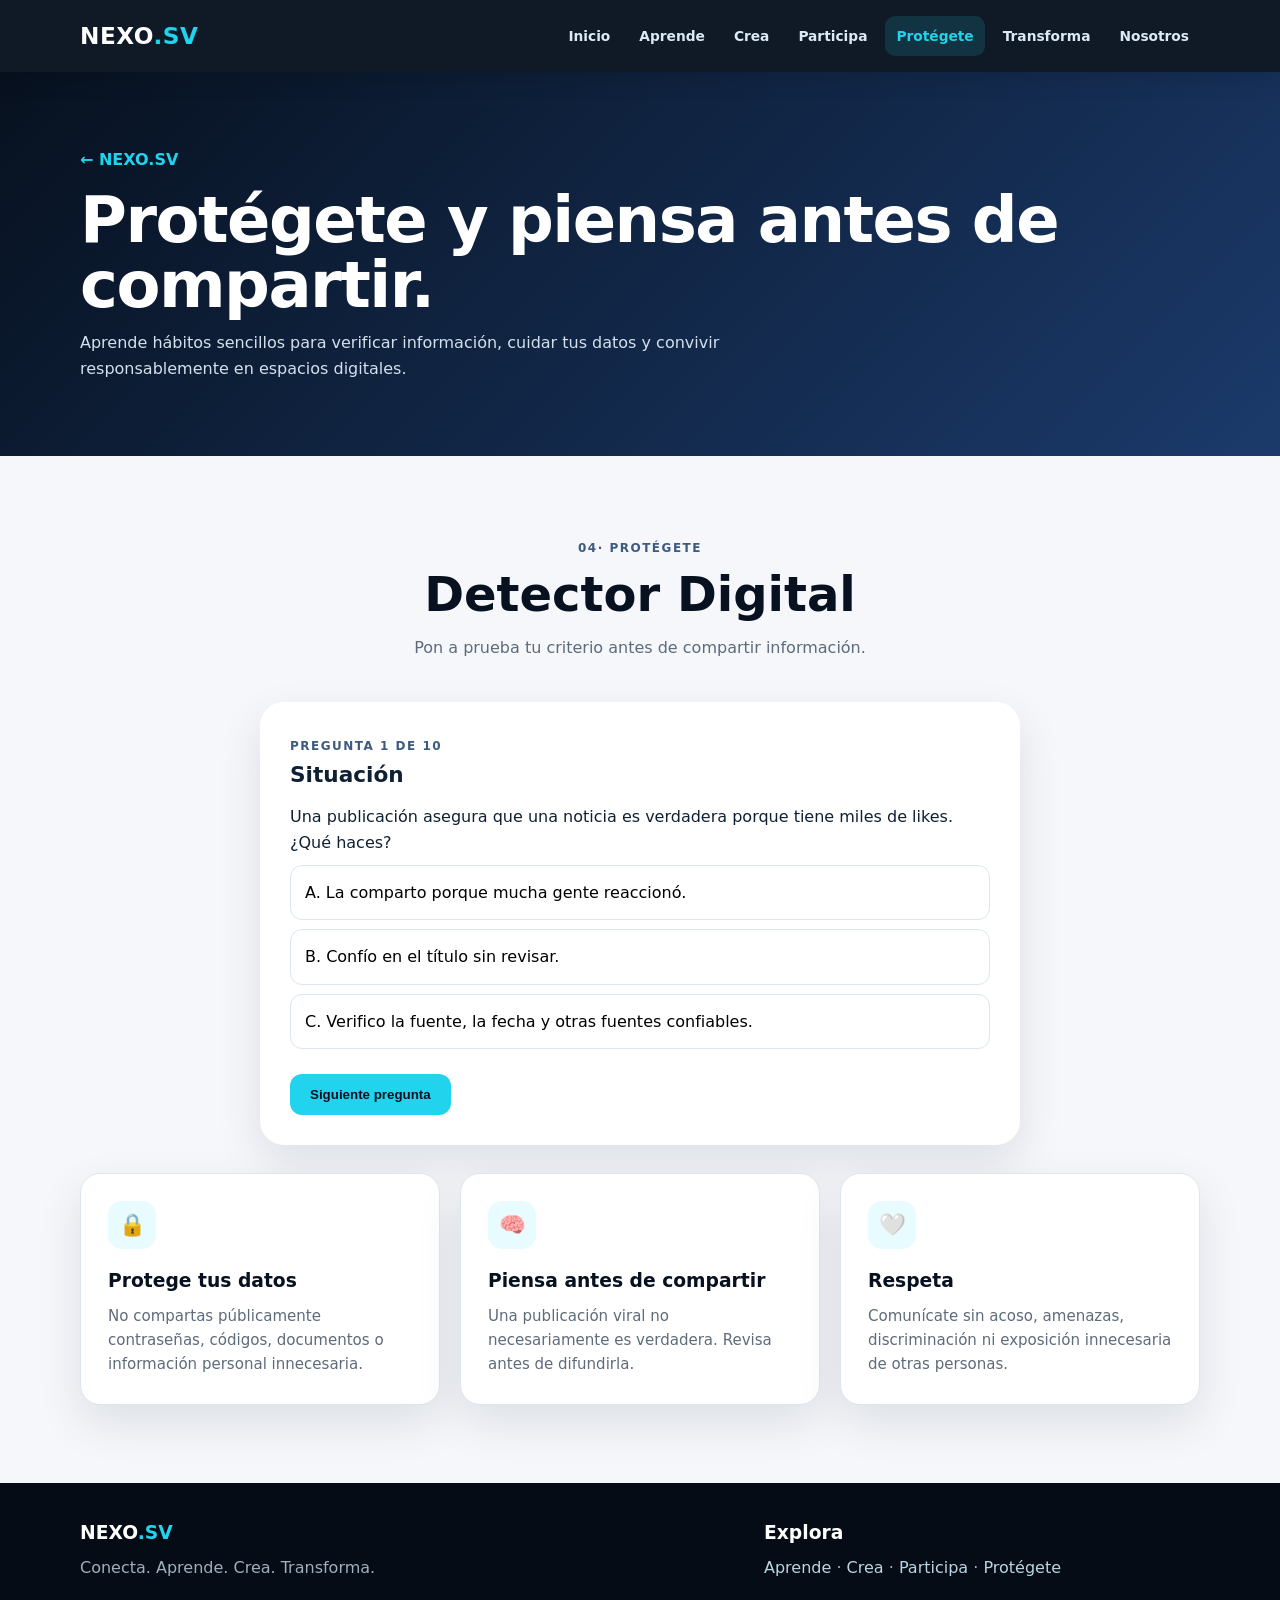
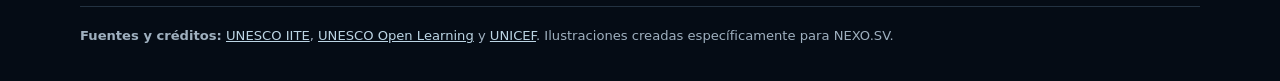
<file: protegete.html>
﻿<!DOCTYPE html>
<html lang="es">
<head>
<meta charset="UTF-8"><meta name="viewport" content="width=device-width, initial-scale=1.0">
<meta name="description" content="NEXO.SV: tecnologí­a, ciudadaní­a digital y oportunidades para la juventud salvadoreña.">
<title>Protégete | NEXO.SV</title>
<link rel="stylesheet" href="css/style.css">
</head>
<body>
<header><div class="container nav"><a class="logo" href="index.html">NEXO<span>.SV</span></a>
<button class="menu-btn" aria-label="Abrir menú">&#9776;</button><nav><a class="" href="index.html">Inicio</a><a class="" href="aprende.html">Aprende</a><a class="" href="crea.html">Crea</a><a class="" href="participa.html">Participa</a><a class="active" href="protegete.html">Protégete</a><a class="" href="transforma.html">Transforma</a><a class="" href="nosotros.html">Nosotros</a></nav></div></header>
<section class="page-hero"><div class="container"><a class="back" href="index.html">&#8592; NEXO.SV</a><h1>Protégete y piensa antes de compartir.</h1><p>Aprende hábitos sencillos para verificar información, cuidar tus datos y convivir responsablemente en espacios digitales.</p></div></section>

<section class="section"><div class="container"><div class="section-head"><span class="kicker">04· Protégete</span><h2>Detector Digital</h2><p>Pon a prueba tu criterio antes de compartir información.</p></div>
<div class="detector"><div id="detector-game"><span class="kicker" id="detector-progress">Pregunta 1 de 10</span><h3 id="detector-title">Situación</h3><p id="detector-question"></p><div id="detector-options"></div><div id="detector-result" class="result" aria-live="polite"></div><button id="detector-next" class="btn btn-primary" style="margin-top:16px" hidden>Siguiente pregunta</button></div></div>
<div class="grid" style="margin-top:28px"><div class="card"><div class="icon">&#128274;</div><h3>Protege tus datos</h3><p>No compartas públicamente contraseñas, códigos, documentos o información personal innecesaria.</p></div><div class="card"><div class="icon">🧠</div><h3>Piensa antes de compartir</h3><p>Una publicación viral no necesariamente es verdadera. Revisa antes de difundirla.</p></div><div class="card"><div class="icon">🤍</div><h3>Respeta</h3><p>Comunícate sin acoso, amenazas, discriminación ni exposición innecesaria de otras personas.</p></div></div></div></section>

<footer><div class="container footer-grid"><div><h3>NEXO<span style="color:#22D3EE">.SV</span></h3><p>Conecta. Aprende. Crea. Transforma.</p></div>
<div><h3>Explora</h3><p><a href="aprende.html">Aprende</a> · <a href="crea.html">Crea</a> · <a href="participa.html">Participa</a> · <a href="protegete.html">Protégete</a></p></div></div>
<div class="container sources"><strong>Fuentes y créditos:</strong> <a href="https://iite.unesco.org/theme/digital-citizenship-education/" target="_blank" rel="noopener">UNESCO IITE</a>, <a href="https://openlearning.unesco.org/courses/course-v1%3AUNESCO%2BED-004%2B2026_T1_ENG/about" target="_blank" rel="noopener">UNESCO Open Learning</a> y <a href="https://www.unicef.org/lac/crianza/seguridad-proteccion/crianza-mundo-digital-mantener-seguros-ninos-internet-en-linea" target="_blank" rel="noopener">UNICEF</a>. Ilustraciones creadas específicamente para NEXO.SV.</div></footer>
<script src="js/script.js"></script></body></html>
</file>
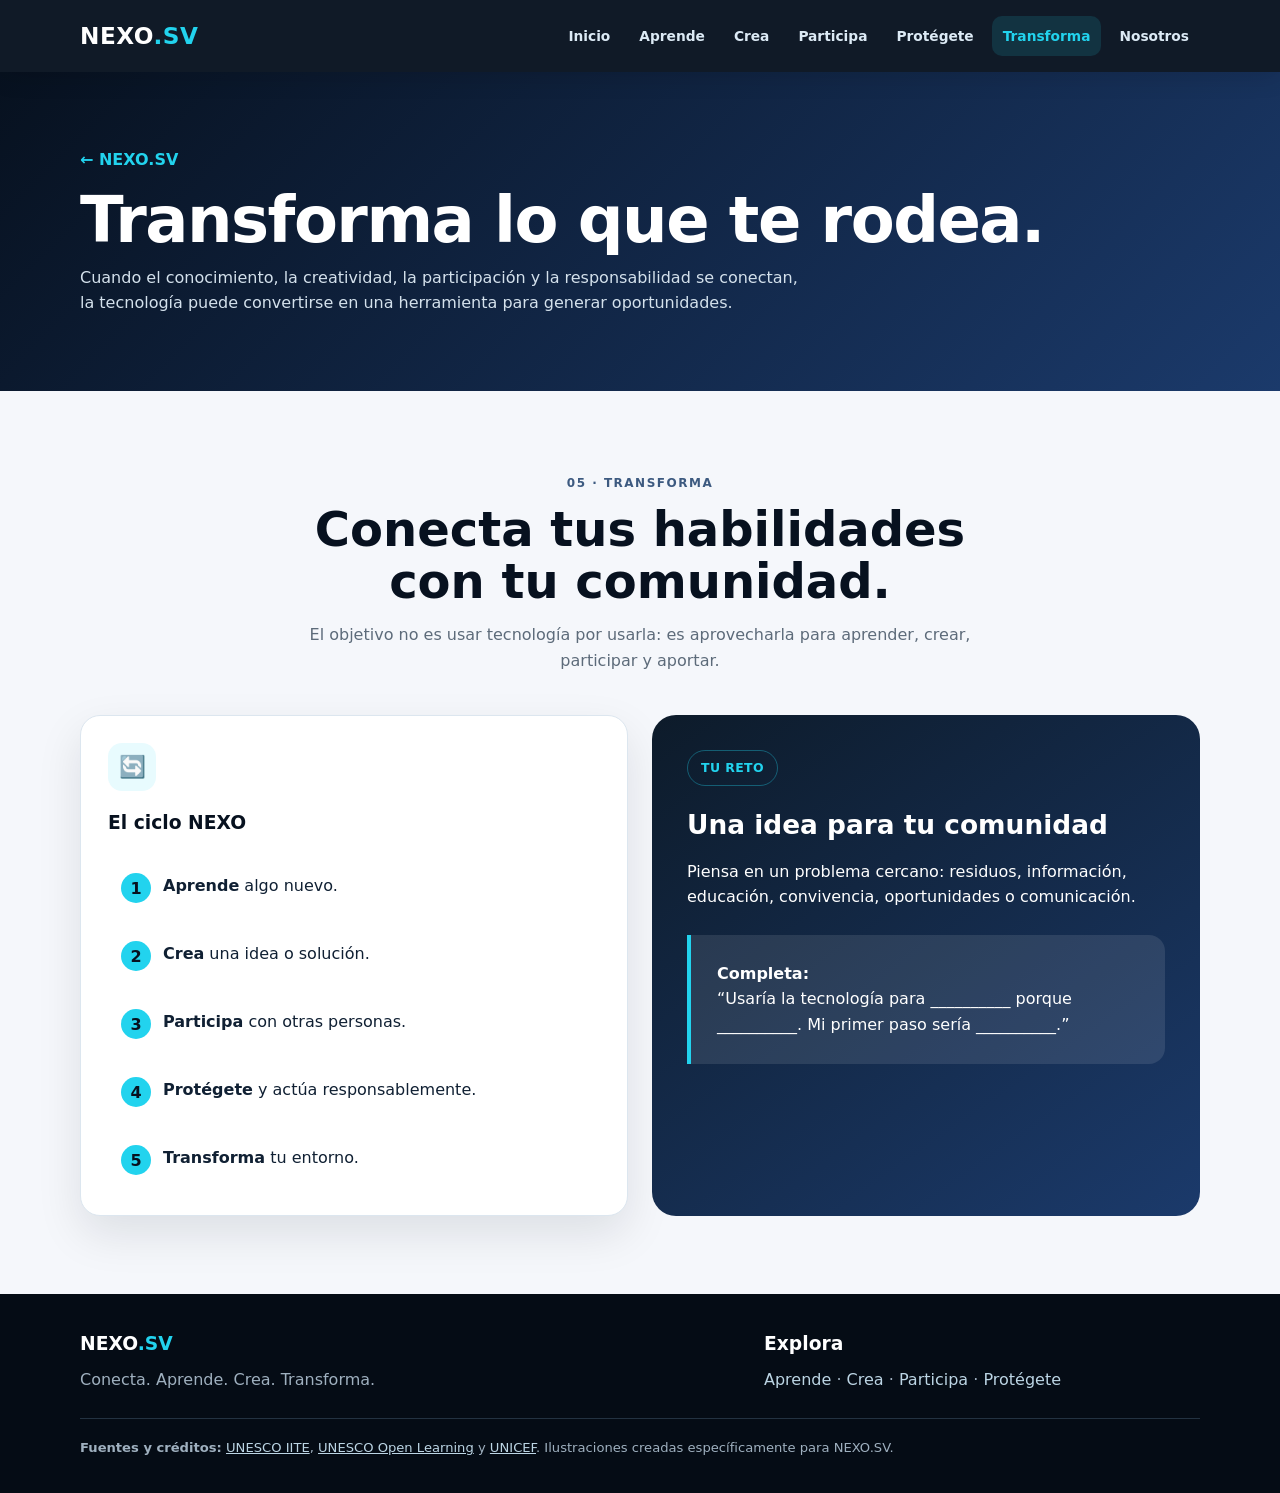
<file: transforma.html>
﻿<!DOCTYPE html>
<html lang="es">
<head>
<meta charset="UTF-8"><meta name="viewport" content="width=device-width, initial-scale=1.0">
<meta name="description" content="NEXO.SV: tecnología, ciudadanía digital y oportunidades para la juventud salvadoreña.">
<title>Transforma | NEXO.SV</title>
<link rel="stylesheet" href="css/style.css">
</head>
<body>
<header><div class="container nav"><a class="logo" href="index.html">NEXO<span>.SV</span></a>
<button class="menu-btn" aria-label="Abrir menú">&#9776;</button><nav><a class="" href="index.html">Inicio</a><a class="" href="aprende.html">Aprende</a><a class="" href="crea.html">Crea</a><a class="" href="participa.html">Participa</a><a class="" href="protegete.html">Protégete</a><a class="active" href="transforma.html">Transforma</a><a class="" href="nosotros.html">Nosotros</a></nav></div></header>
<section class="page-hero"><div class="container"><a class="back" href="index.html">&#8592; NEXO.SV</a><h1>Transforma lo que te rodea.</h1><p>Cuando el conocimiento, la creatividad, la participación y la responsabilidad se conectan, la tecnología puede convertirse en una herramienta para generar oportunidades.</p></div></section>

<section class="section"><div class="container"><div class="section-head"><span class="kicker">05 · Transforma</span><h2>Conecta tus habilidades con tu comunidad.</h2><p>El objetivo no es usar tecnología por usarla: es aprovecharla para aprender, crear, participar y aportar.</p></div>
<div class="feature"><div class="card"><div class="icon">&#128260;</div><h3>El ciclo NEXO</h3><div class="steps"><div class="step"><span class="num">1</span><div><b>Aprende</b> algo nuevo.</div></div><div class="step"><span class="num">2</span><div><b>Crea</b> una idea o solución.</div></div><div class="step"><span class="num">3</span><div><b>Participa</b> con otras personas.</div></div><div class="step"><span class="num">4</span><div><b>Protégete</b> y actúa responsablemente.</div></div><div class="step"><span class="num">5</span><div><b>Transforma</b> tu entorno.</div></div></div></div>
<div class="feature-box"><span class="badge">TU RETO</span><h3>Una idea para tu comunidad</h3><p>Piensa en un problema cercano: residuos, información, educación, convivencia, oportunidades o comunicación.</p><div class="callout" style="background:rgba(255,255,255,.1);color:#fff;border-color:#22D3EE"><b>Completa:</b><br>&#8220;Usaría la tecnología para __________ porque __________. Mi primer paso sería __________.&#8221;</div></div></div></div></section>

<footer><div class="container footer-grid"><div><h3>NEXO<span style="color:#22D3EE">.SV</span></h3><p>Conecta. Aprende. Crea. Transforma.</p></div>
<div><h3>Explora</h3><p><a href="aprende.html">Aprende</a> · <a href="crea.html">Crea</a> · <a href="participa.html">Participa</a> · <a href="protegete.html">Protégete</a></p></div></div>
<div class="container sources"><strong>Fuentes y créditos:</strong> <a href="https://iite.unesco.org/theme/digital-citizenship-education/" target="_blank" rel="noopener">UNESCO IITE</a>, <a href="https://openlearning.unesco.org/courses/course-v1%3AUNESCO%2BED-004%2B2026_T1_ENG/about" target="_blank" rel="noopener">UNESCO Open Learning</a> y <a href="https://www.unicef.org/lac/crianza/seguridad-proteccion/crianza-mundo-digital-mantener-seguros-ninos-internet-en-linea" target="_blank" rel="noopener">UNICEF</a>. Ilustraciones creadas específicamente para NEXO.SV.</div></footer>
<script src="js/script.js"></script></body></html>
</file>
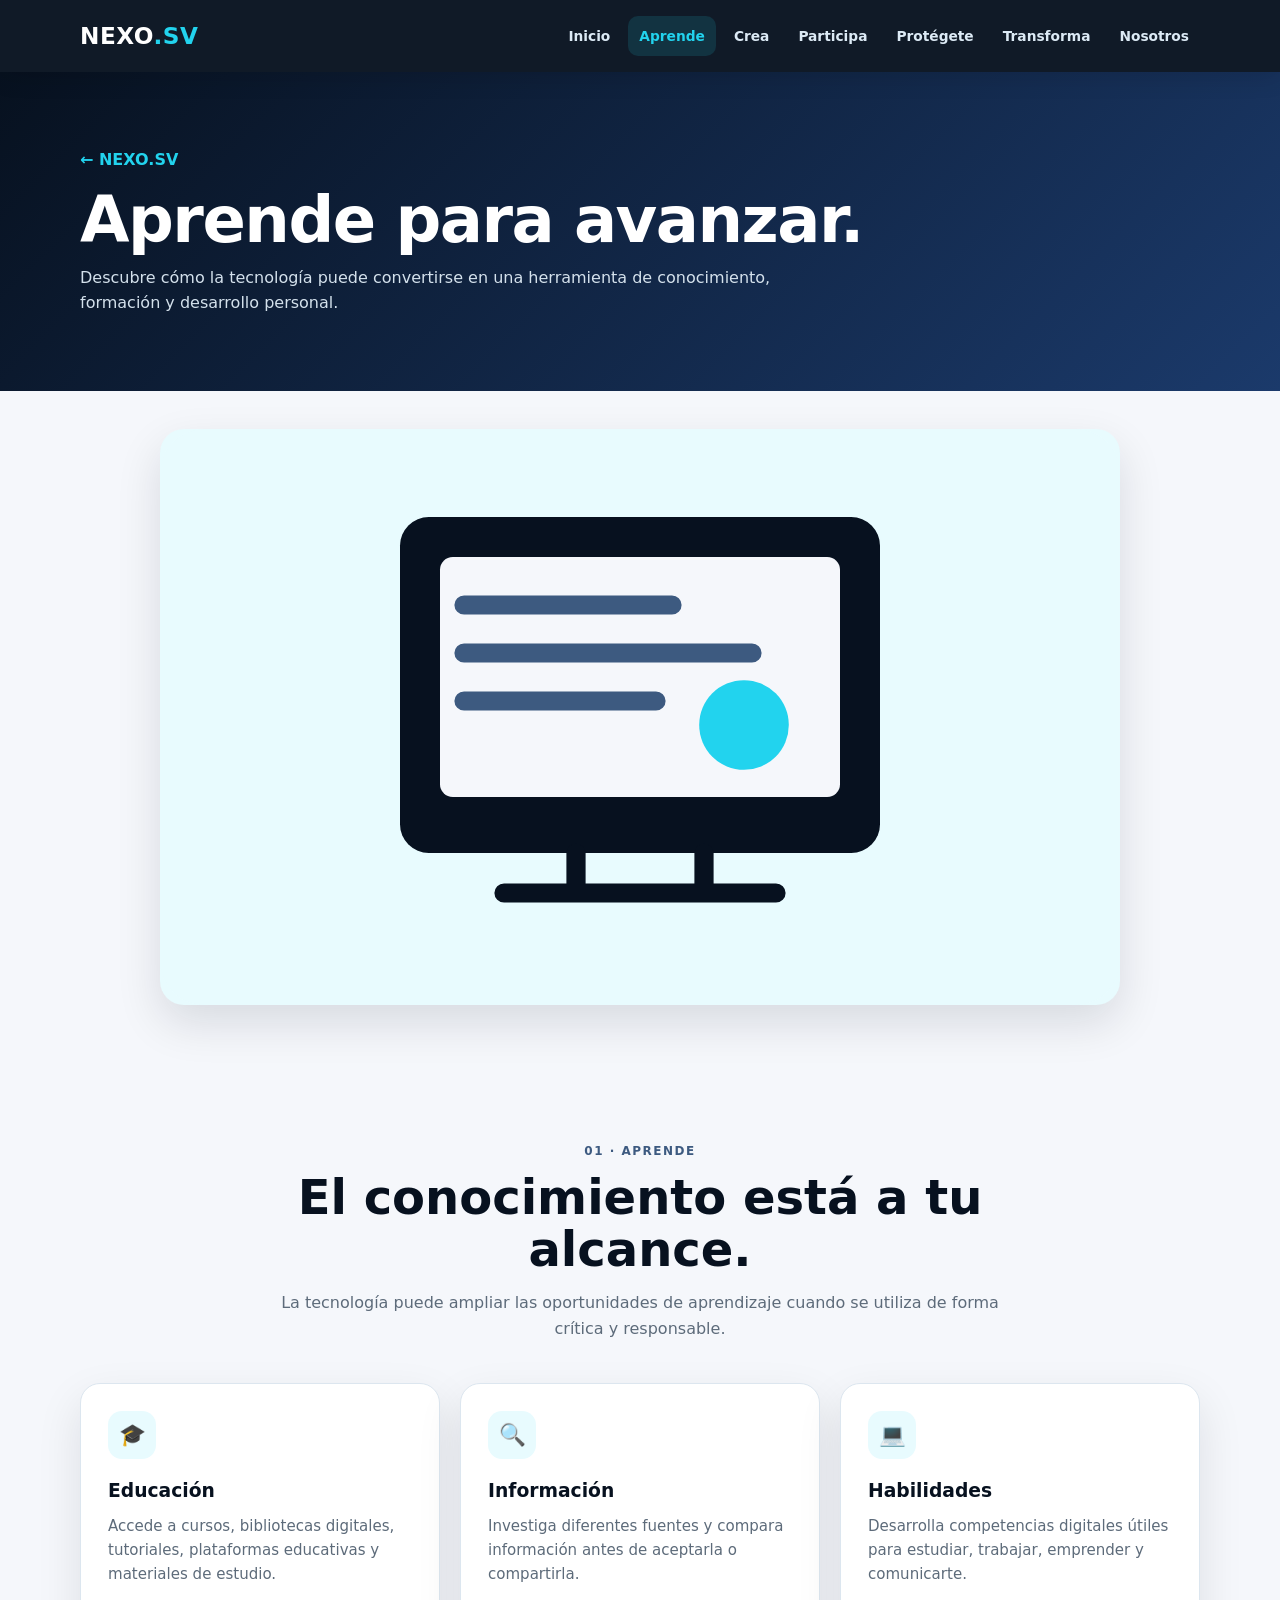
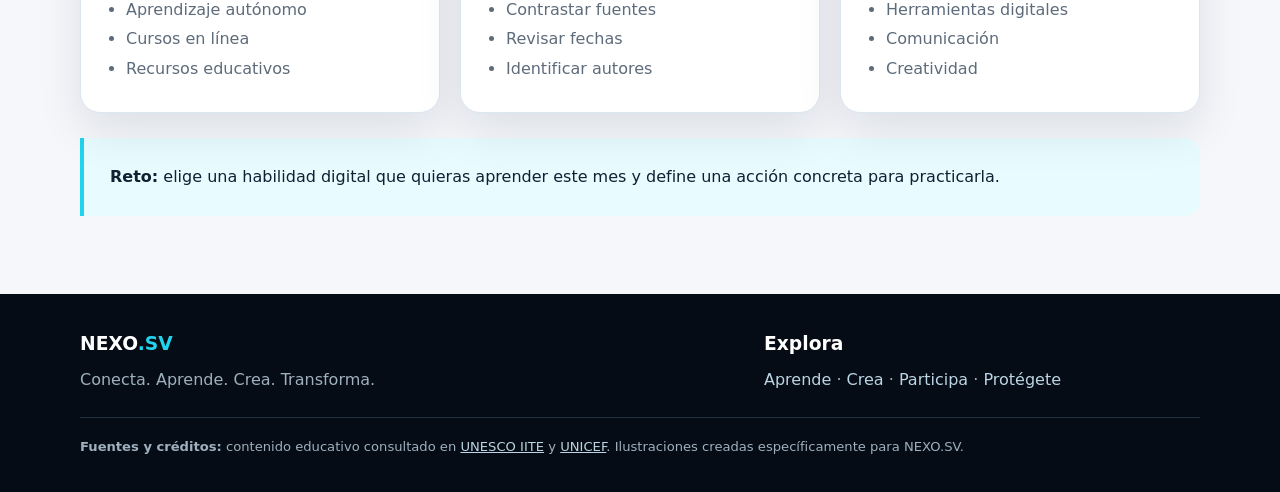
<file: NEXO-SV/aprende.html>
﻿<!DOCTYPE html>
<html lang="es">
<head>
<meta charset="UTF-8"><meta name="viewport" content="width=device-width, initial-scale=1.0">
<meta name="description" content="NEXO.SV: tecnología, ciudadanía digital y oportunidades para la juventud salvadoreña.">
<title>Aprende | NEXO.SV</title>
<link rel="stylesheet" href="css/style.css">
</head>
<body>
<header><div class="container nav"><a class="logo" href="index.html">NEXO<span>.SV</span></a>
<button class="menu-btn" aria-label="Abrir menú">&#9776;</button><nav><a class="" href="index.html">Inicio</a><a class="active" href="aprende.html">Aprende</a><a class="" href="crea.html">Crea</a><a class="" href="participa.html">Participa</a><a class="" href="protegete.html">Protégete</a><a class="" href="transforma.html">Transforma</a><a class="" href="nosotros.html">Nosotros</a></nav></div></header>
<section class="page-hero"><div class="container"><a class="back" href="index.html">&#8592; NEXO.SV</a><h1>Aprende para avanzar.</h1><p>Descubre cómo la tecnología puede convertirse en una herramienta de conocimiento, formación y desarrollo personal.</p></div></section>

<section class="section illustration-section"><div class="container"><img class="page-illustration" src="img/aprende.svg" alt="Ilustración vectorial de una computadora con recursos para aprender en línea" fetchpriority="high"></div></section>
<section class="section"><div class="container"><div class="section-head"><span class="kicker">01 · Aprende</span><h2>El conocimiento está a tu alcance.</h2><p>La tecnología puede ampliar las oportunidades de aprendizaje cuando se utiliza de forma crítica y responsable.</p></div>
<div class="grid"><div class="card"><div class="icon">&#127891;</div><h3>Educación</h3><p>Accede a cursos, bibliotecas digitales, tutoriales, plataformas educativas y materiales de estudio.</p><ul><li>Aprendizaje autónomo</li><li>Cursos en línea</li><li>Recursos educativos</li></ul></div>
<div class="card"><div class="icon">&#128269;</div><h3>Información</h3><p>Investiga diferentes fuentes y compara información antes de aceptarla o compartirla.</p><ul><li>Contrastar fuentes</li><li>Revisar fechas</li><li>Identificar autores</li></ul></div>
<div class="card"><div class="icon">&#128187;</div><h3>Habilidades</h3><p>Desarrolla competencias digitales útiles para estudiar, trabajar, emprender y comunicarte.</p><ul><li>Herramientas digitales</li><li>Comunicación</li><li>Creatividad</li></ul></div></div>
<div class="callout"><b>Reto:</b> elige una habilidad digital que quieras aprender este mes y define una acción concreta para practicarla.</div></div></section>

<footer><div class="container footer-grid"><div><h3>NEXO<span style="color:#22D3EE">.SV</span></h3><p>Conecta. Aprende. Crea. Transforma.</p></div>
<div><h3>Explora</h3><p><a href="aprende.html">Aprende</a> · <a href="crea.html">Crea</a> · <a href="participa.html">Participa</a> · <a href="protegete.html">Protégete</a></p></div></div>
<div class="container sources"><strong>Fuentes y créditos:</strong> contenido educativo consultado en <a href="https://iite.unesco.org/theme/digital-citizenship-education/" target="_blank" rel="noopener">UNESCO IITE</a> y <a href="https://www.unicef.org/lac/crianza/seguridad-proteccion/crianza-mundo-digital-mantener-seguros-ninos-internet-en-linea" target="_blank" rel="noopener">UNICEF</a>. Ilustraciones creadas específicamente para NEXO.SV.</div></footer>
<script src="js/script.js"></script></body></html>
</file>
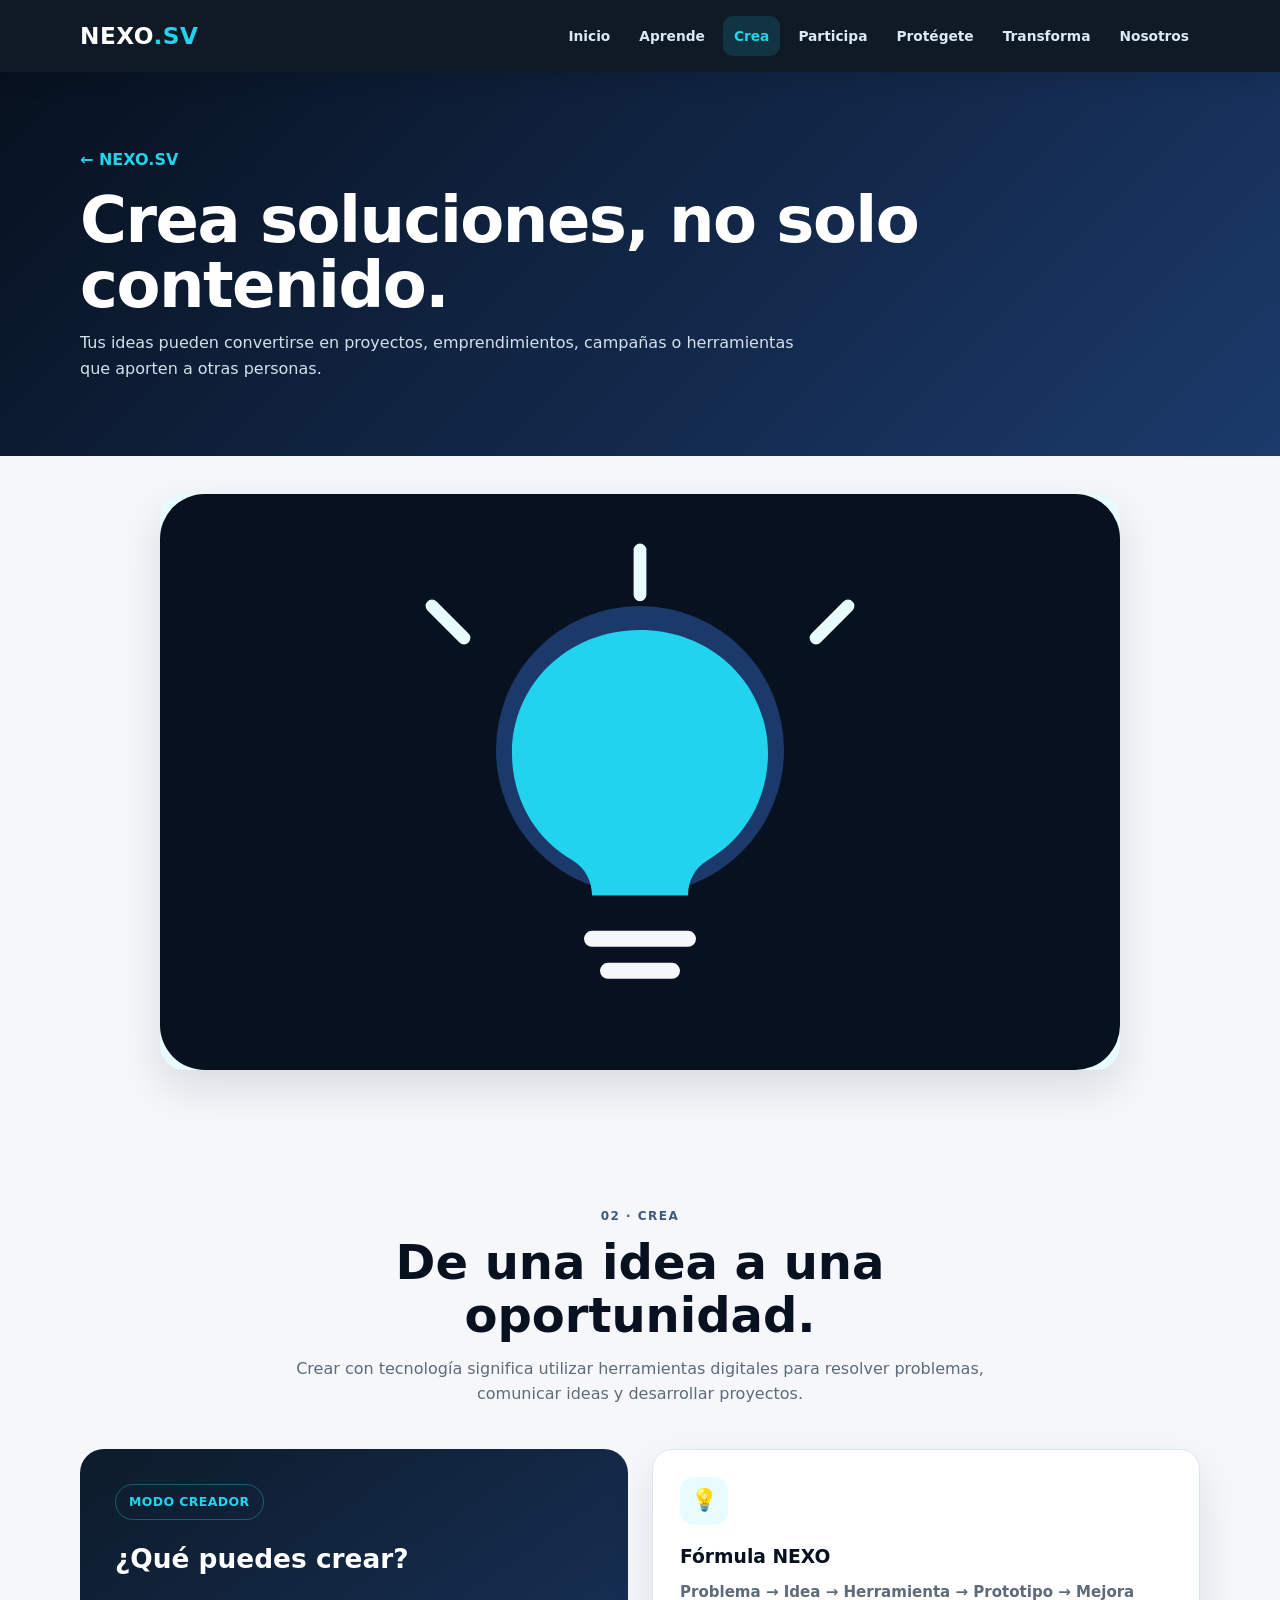
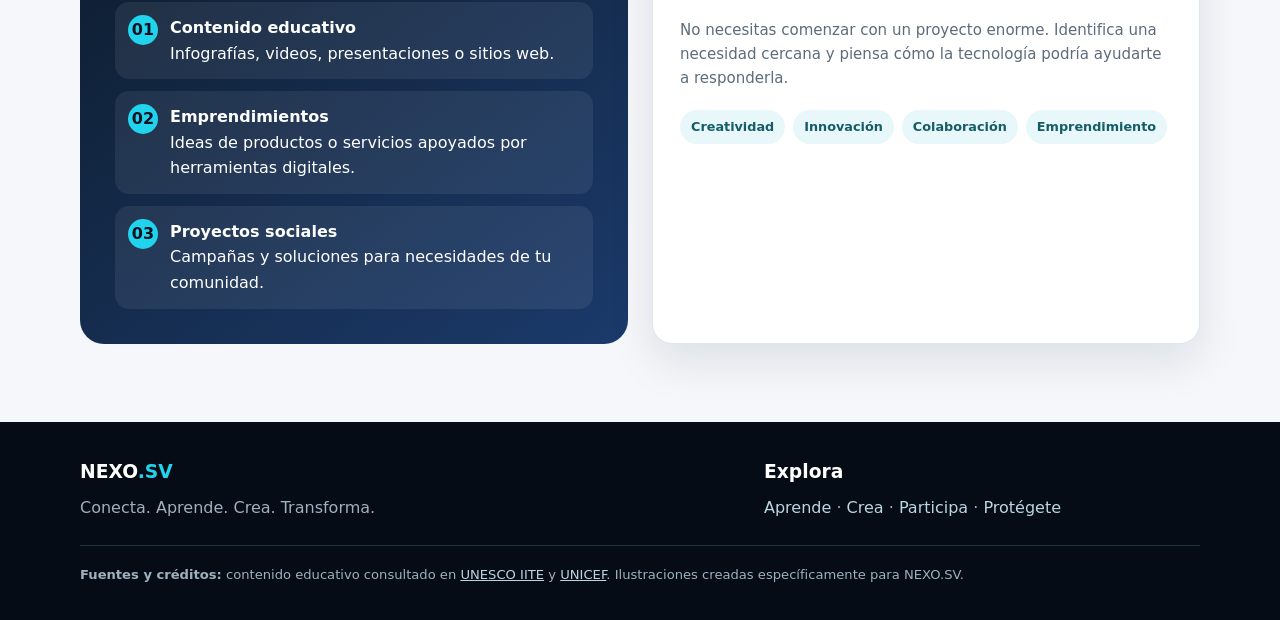
<file: NEXO-SV/crea.html>
﻿<!DOCTYPE html>
<html lang="es">
<head>
<meta charset="UTF-8"><meta name="viewport" content="width=device-width, initial-scale=1.0">
<meta name="description" content="NEXO.SV: tecnología, ciudadanía digital y oportunidades para la juventud salvadoreña.">
<title>Crea | NEXO.SV</title>
<link rel="stylesheet" href="css/style.css">
</head>
<body>
<header><div class="container nav"><a class="logo" href="index.html">NEXO<span>.SV</span></a>
<button class="menu-btn" aria-label="Abrir menú">&#9776;</button><nav><a class="" href="index.html">Inicio</a><a class="" href="aprende.html">Aprende</a><a class="active" href="crea.html">Crea</a><a class="" href="participa.html">Participa</a><a class="" href="protegete.html">Protégete</a><a class="" href="transforma.html">Transforma</a><a class="" href="nosotros.html">Nosotros</a></nav></div></header>
<section class="page-hero"><div class="container"><a class="back" href="index.html">&#8592; NEXO.SV</a><h1>Crea soluciones, no solo contenido.</h1><p>Tus ideas pueden convertirse en proyectos, emprendimientos, campañas o herramientas que aporten a otras personas.</p></div></section>

<section class="section illustration-section"><div class="container"><img class="page-illustration" src="img/crea.svg" alt="Ilustración de creatividad e ideas digitales"></div></section>
<section class="section"><div class="container"><div class="section-head"><span class="kicker">02 · Crea</span><h2>De una idea a una oportunidad.</h2><p>Crear con tecnología significa utilizar herramientas digitales para resolver problemas, comunicar ideas y desarrollar proyectos.</p></div>
<div class="feature"><div class="feature-box"><span class="badge">MODO CREADOR</span><h3>¿Qué puedes crear?</h3><div class="steps"><div class="step"><span class="num">01</span><div><b>Contenido educativo</b><br>Infografías, videos, presentaciones o sitios web.</div></div><div class="step"><span class="num">02</span><div><b>Emprendimientos</b><br>Ideas de productos o servicios apoyados por herramientas digitales.</div></div><div class="step"><span class="num">03</span><div><b>Proyectos sociales</b><br>Campañas y soluciones para necesidades de tu comunidad.</div></div></div></div>
<div class="card"><div class="icon">&#128161;</div><h3>Fórmula NEXO</h3><p><b>Problema &#8594; Idea &#8594; Herramienta &#8594; Prototipo &#8594; Mejora</b></p><p style="margin-top:14px">No necesitas comenzar con un proyecto enorme. Identifica una necesidad cercana y piensa cómo la tecnología podría ayudarte a responderla.</p><div class="tag-list"><span class="tag">Creatividad</span><span class="tag">Innovación</span><span class="tag">Colaboración</span><span class="tag">Emprendimiento</span></div></div></div></div></section>

<footer><div class="container footer-grid"><div><h3>NEXO<span style="color:#22D3EE">.SV</span></h3><p>Conecta. Aprende. Crea. Transforma.</p></div>
<div><h3>Explora</h3><p><a href="aprende.html">Aprende</a> · <a href="crea.html">Crea</a> · <a href="participa.html">Participa</a> · <a href="protegete.html">Protégete</a></p></div></div>
<div class="container sources"><strong>Fuentes y créditos:</strong> contenido educativo consultado en <a href="https://iite.unesco.org/theme/digital-citizenship-education/" target="_blank" rel="noopener">UNESCO IITE</a> y <a href="https://www.unicef.org/lac/crianza/seguridad-proteccion/crianza-mundo-digital-mantener-seguros-ninos-internet-en-linea" target="_blank" rel="noopener">UNICEF</a>. Ilustraciones creadas específicamente para NEXO.SV.</div></footer>
<script src="js/script.js"></script></body></html>
</file>
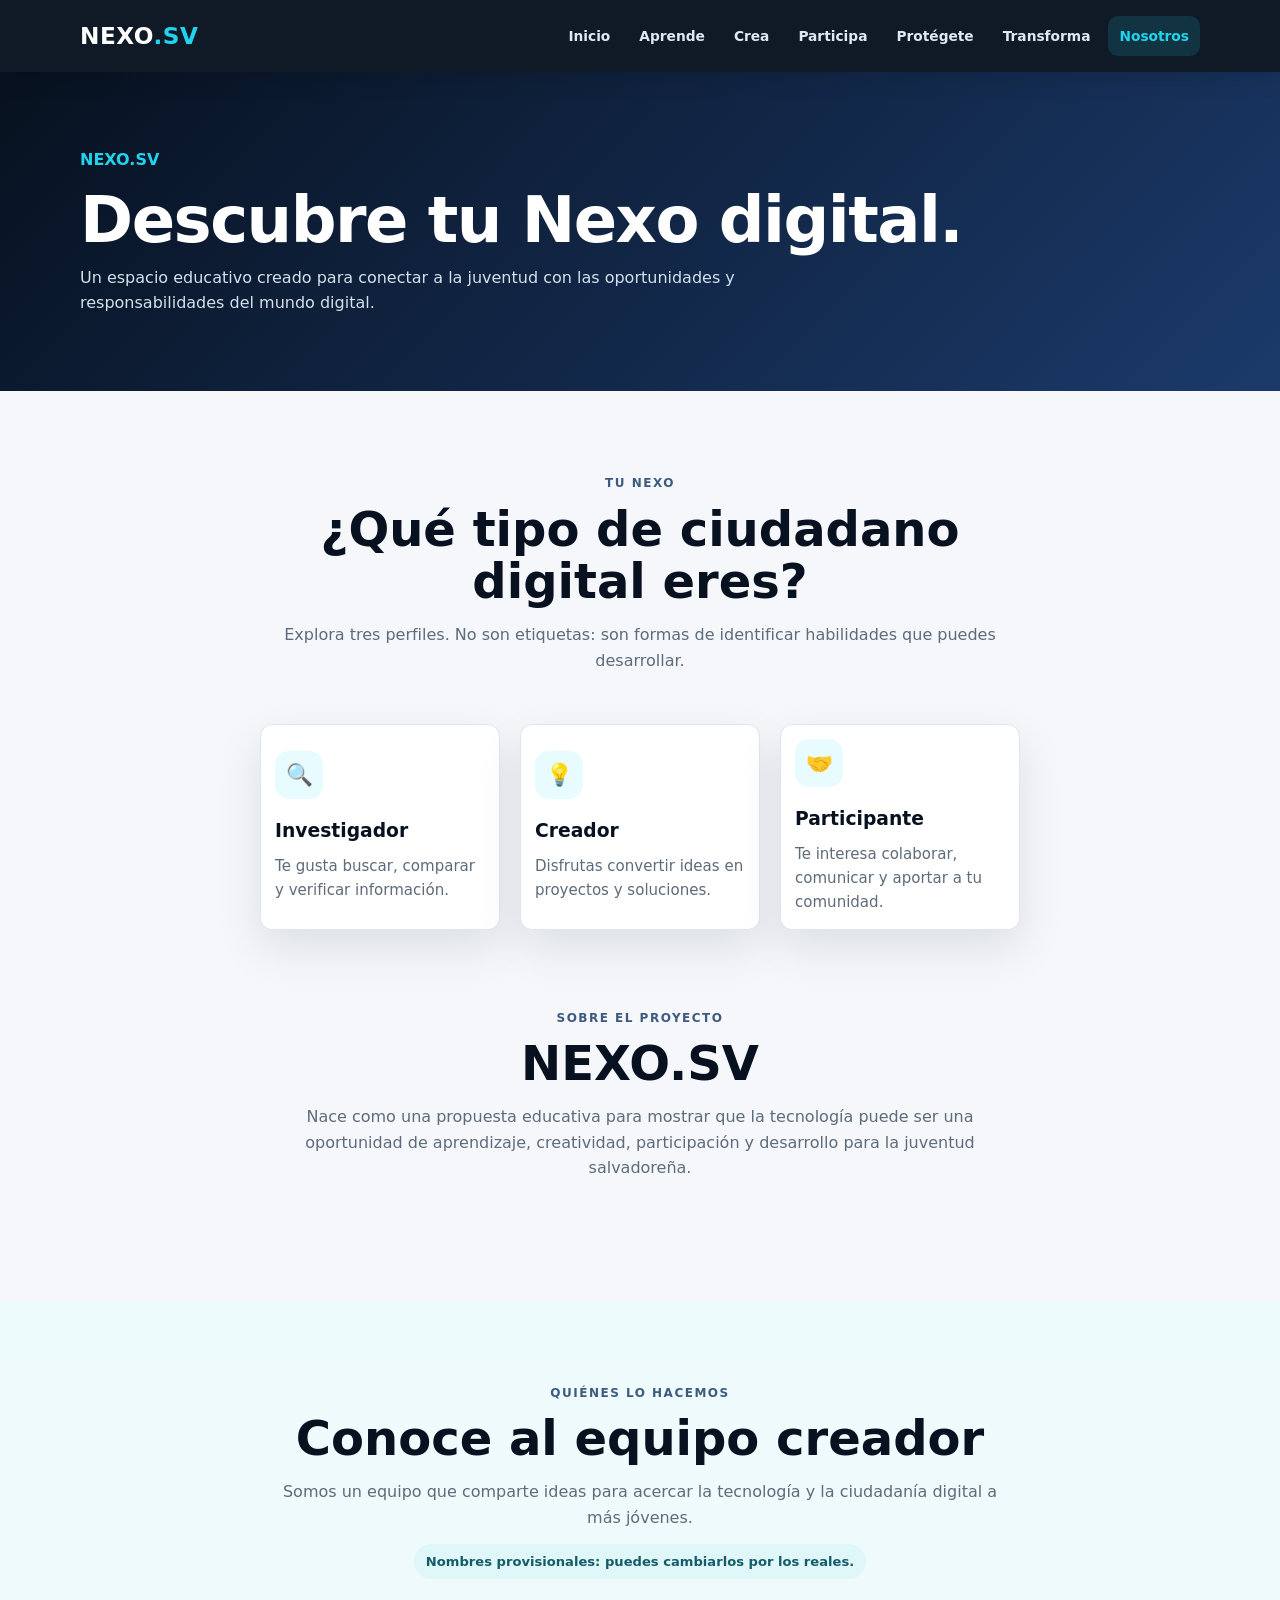
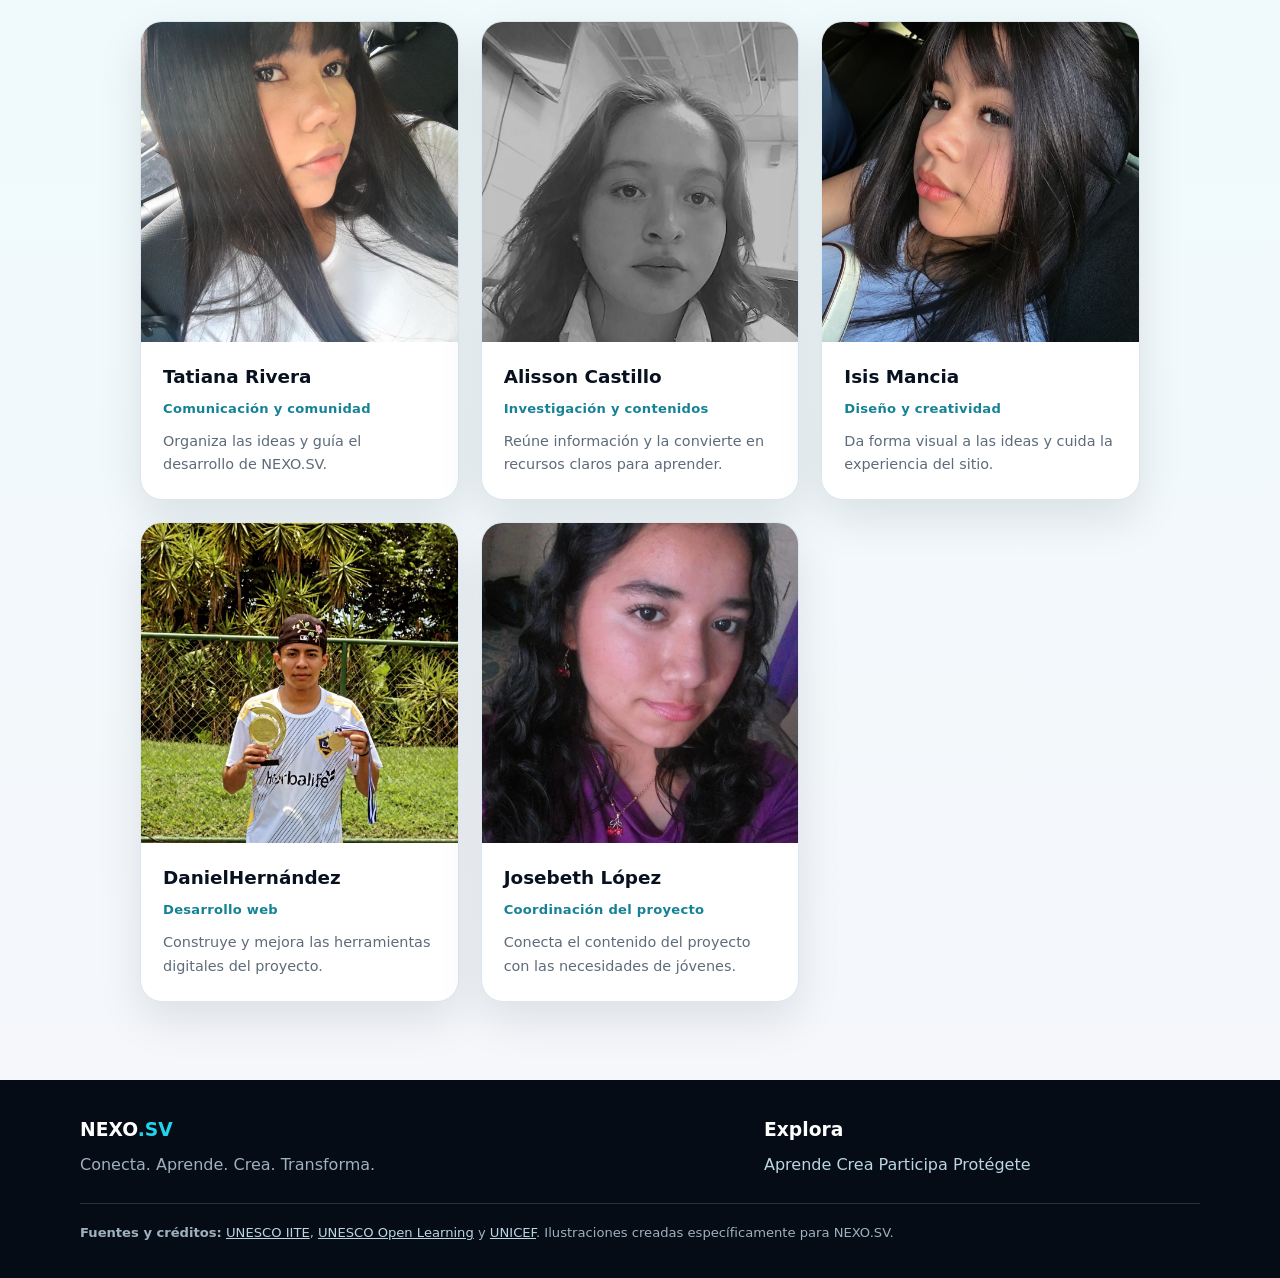
<file: NEXO-SV/nosotros.html>
﻿<!DOCTYPE html>
<html lang="es">
<head>
<meta charset="UTF-8"><meta name="viewport" content="width=device-width, initial-scale=1.0">
<meta name="description" content="NEXO.SV: tecnología, ciudadanía digital y oportunidades para la juventud salvadoreña.">
<title>Nosotros | NEXO.SV</title>
<link rel="stylesheet" href="css/style.css">
</head>
<body>
<header><div class="container nav"><a class="logo" href="index.html">NEXO<span>.SV</span></a>
<button class="menu-btn" aria-label="Abrir menú">&#9776;</button><nav><a class="" href="index.html">Inicio</a><a class="" href="aprende.html">Aprende</a><a class="" href="crea.html">Crea</a><a class="" href="participa.html">Participa</a><a class="" href="protegete.html">Protégete</a><a class="" href="transforma.html">Transforma</a><a class="active" href="nosotros.html">Nosotros</a></nav></div></header>
<section class="page-hero"><div class="container"><a class="back" href="index.html">NEXO.SV</a><h1>Descubre tu Nexo digital.</h1><p>Un espacio educativo creado para conectar a la juventud con las oportunidades y responsabilidades del mundo digital.</p></div></section>

<section class="section"><div class="container"><div class="section-head"><span class="kicker">Tu Nexo</span><h2>¿Qué tipo de ciudadano digital eres?</h2><p>Explora tres perfiles. No son etiquetas: son formas de identificar habilidades que puedes desarrollar.</p></div>
<div id="quiz" class="quiz"><div class="grid"><button class="card option" data-profile="investigador"><div class="icon">&#128269;</div><h3>Investigador</h3><p>Te gusta buscar, comparar y verificar información.</p></button>
<button class="card option" data-profile="creador"><div class="icon">&#128161;</div><h3>Creador</h3><p>Disfrutas convertir ideas en proyectos y soluciones.</p></button>
<button class="card option" data-profile="participante"><div class="icon">&#129309;</div><h3>Participante</h3><p>Te interesa colaborar, comunicar y aportar a tu comunidad.</p></button></div>
<div id="investigador" class="profile callout"><b>Tu fortaleza:</b> pensamiento cr&#237;tico. Puedes ayudar a distinguir informaci&#243;n confiable de contenido enga&#241;oso.</div>
<div id="creador" class="profile callout"><b>Tu fortaleza:</b> creatividad. Puedes transformar necesidades en ideas y proyectos.</div>
<div id="participante" class="profile callout"><b>Tu fortaleza:</b> colaboración. Puedes conectar personas e ideas para trabajar por objetivos comunes.</div></div>
<div class="section-head" style="margin-top:65px"><span class="kicker">Sobre el proyecto</span><h2>NEXO.SV</h2><p>Nace como una propuesta educativa para mostrar que la tecnolog&#237;a puede ser una oportunidad de aprendizaje, creatividad, participaci&#243;n y desarrollo para la juventud salvadore&#241;a.</p></div></div></section>

<section class="section team-section"><div class="container"><div class="section-head"><span class="kicker">Quiénes lo hacemos</span><h2>Conoce al equipo creador</h2><p>Somos un equipo que comparte ideas para acercar la tecnología y la ciudadanía digital a más jóvenes.</p><span class="team-note">Nombres provisionales: puedes cambiarlos por los reales.</span></div><div class="team-grid">
<article class="team-card"><img src="img/Tati.jpeg" alt="Foto de integrante del equipo NEXO.SV" loading="lazy"><div class="team-info"><h3>Tatiana Rivera</h3><span>Comunicación y comunidad</span><p>Organiza las ideas y guía el desarrollo de NEXO.SV.</p></div></article>
<article class="team-card"><img src="img/Ali.jpeg" alt="Foto de integrante del equipo NEXO.SV" loading="lazy"><div class="team-info"><h3>Alisson Castillo</h3><span>Investigación y contenidos</span><p>Reúne información y la convierte en recursos claros para aprender.</p></div></article>
<article class="team-card"><img src="img/Isis.jpeg" alt="Foto de integrante del equipo NEXO.SV" loading="lazy"><div class="team-info"><h3> Isis Mancia</h3><span>Diseño y creatividad</span><p>Da forma visual a las ideas y cuida la experiencia del sitio.</p></div></article>
<article class="team-card"><img src="img/Daniel.jpeg" alt="Foto de integrante del equipo NEXO.SV" loading="lazy"><div class="team-info"><h3>DanielHernández</h3><span>Desarrollo web</span><p>Construye y mejora las herramientas digitales del proyecto.</p></div></article>
<article class="team-card"><img src="img/Jossy.jpeg" alt="Foto de integrante del equipo NEXO.SV" loading="lazy"><div class="team-info"><h3>Josebeth López</h3><span>Coordinación del proyecto</span><p>Conecta el contenido del proyecto con las necesidades de jóvenes.</p></div></article>
</div></div></section>
<footer><div class="container footer-grid"><div><h3>NEXO<span style="color:#22D3EE">.SV</span></h3><p>Conecta. Aprende. Crea. Transforma.</p></div>
<div><h3>Explora</h3><p><a href="aprende.html">Aprende</a>  <a href="crea.html">Crea</a>  <a href="participa.html">Participa</a> <a href="protegete.html">Protégete</a></p></div></div>
<div class="container sources"><strong>Fuentes y créditos:</strong> <a href="https://iite.unesco.org/theme/digital-citizenship-education/" target="_blank" rel="noopener">UNESCO IITE</a>, <a href="https://openlearning.unesco.org/courses/course-v1%3AUNESCO%2BED-004%2B2026_T1_ENG/about" target="_blank" rel="noopener">UNESCO Open Learning</a> y <a href="https://www.unicef.org/lac/crianza/seguridad-proteccion/crianza-mundo-digital-mantener-seguros-ninos-internet-en-linea" target="_blank" rel="noopener">UNICEF</a>. Ilustraciones creadas específicamente para NEXO.SV.</div></footer>
<script src="js/script.js"></script></body></html>
</file>
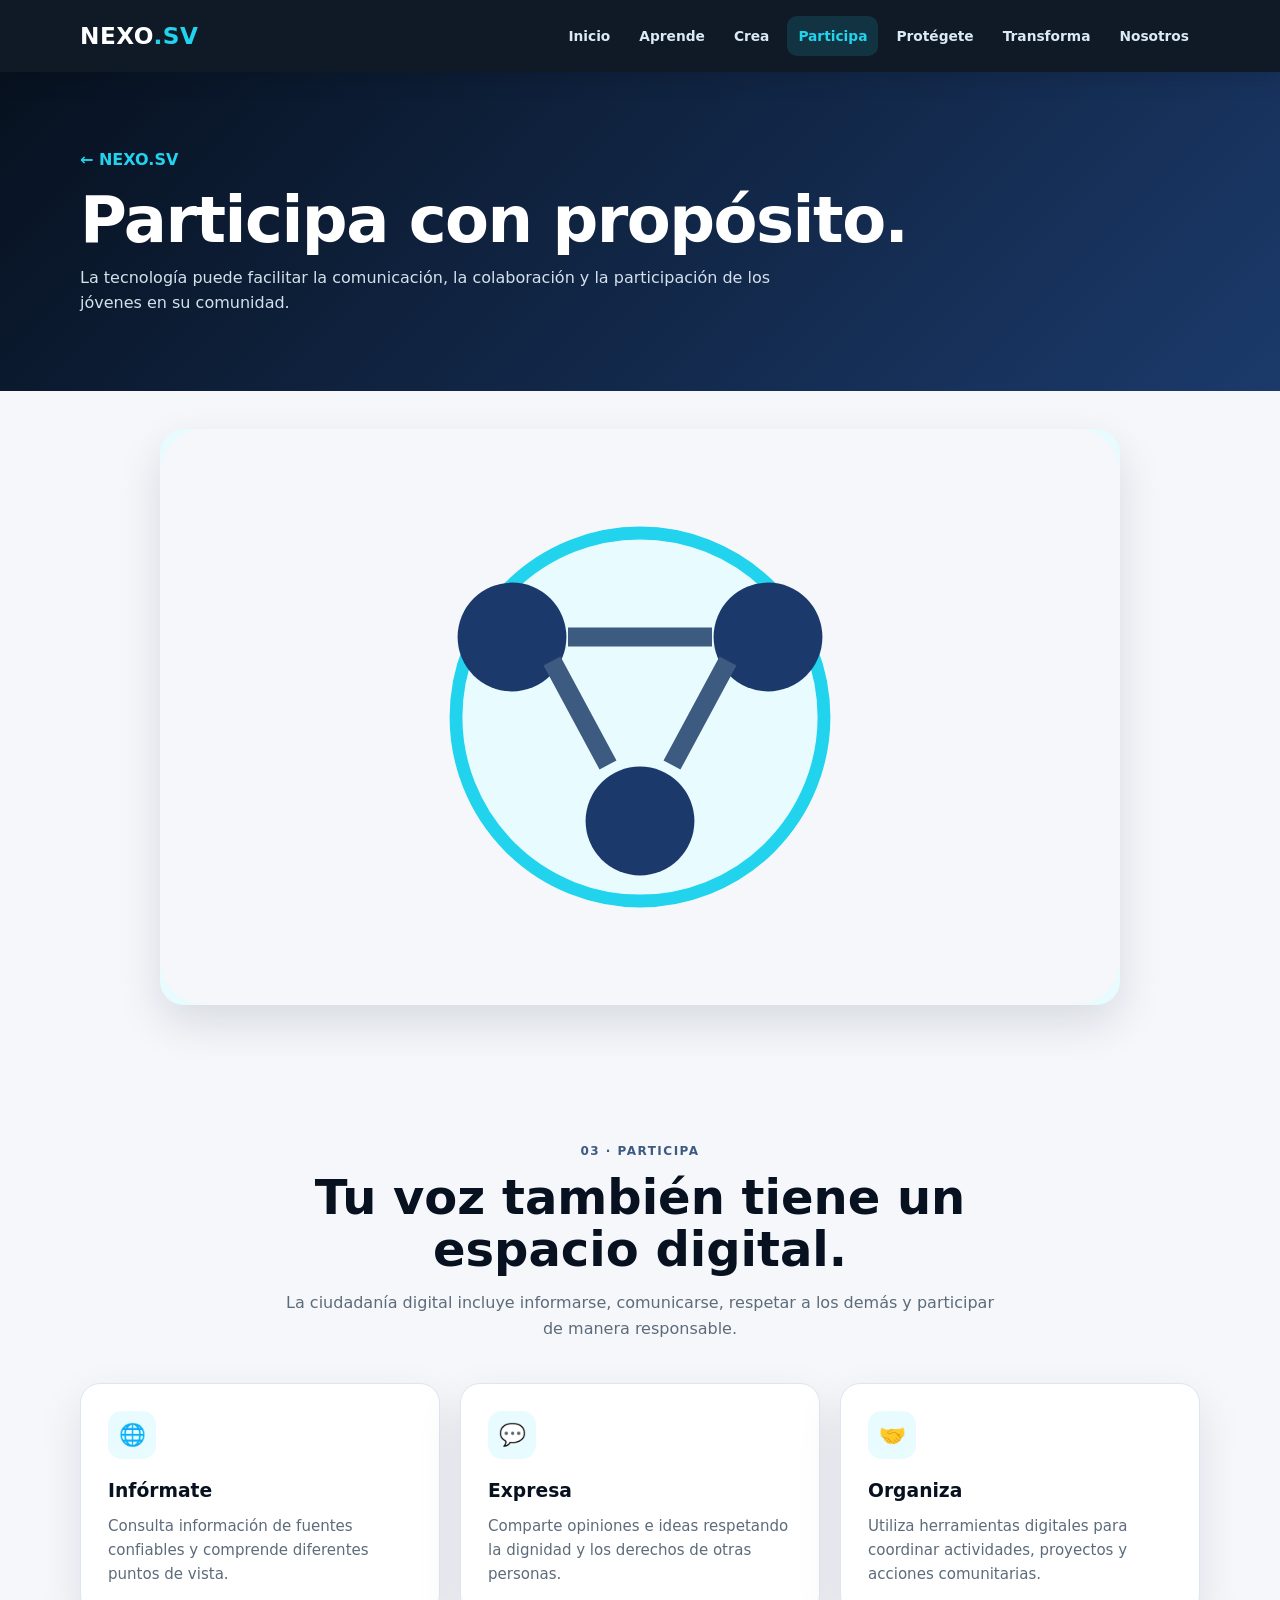
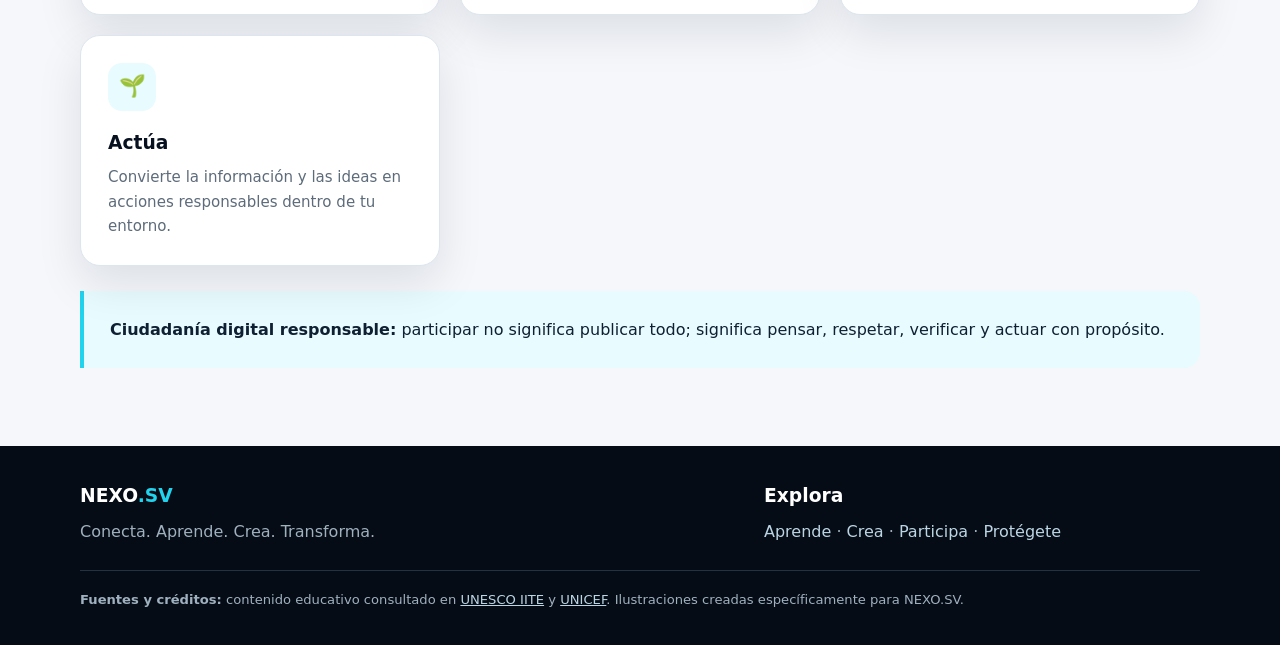
<file: NEXO-SV/participa.html>
﻿<!DOCTYPE html>
<html lang="es">
<head>
<meta charset="UTF-8"><meta name="viewport" content="width=device-width, initial-scale=1.0">
<meta name="description" content="NEXO.SV: tecnología, ciudadanía digital y oportunidades para la juventud salvadoreña.">
<title>Participa | NEXO.SV</title>
<link rel="stylesheet" href="css/style.css">
</head>
<body>
<header><div class="container nav"><a class="logo" href="index.html">NEXO<span>.SV</span></a>
<button class="menu-btn" aria-label="Abrir menú">&#9776;</button><nav><a class="" href="index.html">Inicio</a><a class="" href="aprende.html">Aprende</a><a class="" href="crea.html">Crea</a><a class="active" href="participa.html">Participa</a><a class="" href="protegete.html">Protégete</a><a class="" href="transforma.html">Transforma</a><a class="" href="nosotros.html">Nosotros</a></nav></div></header>
<section class="page-hero"><div class="container"><a class="back" href="index.html">&#8592; NEXO.SV</a><h1>Participa con propósito.</h1><p>La tecnología puede facilitar la comunicación, la colaboración y la participación de los jóvenes en su comunidad.</p></div></section>

<section class="section illustration-section"><div class="container"><img class="page-illustration" src="img/participa.svg" alt="Ilustración de colaboración y participación"></div></section>
<section class="section"><div class="container"><div class="section-head"><span class="kicker">03 · Participa</span><h2>Tu voz también tiene un espacio digital.</h2><p>La ciudadanía digital incluye informarse, comunicarse, respetar a los demás y participar de manera responsable.</p></div>
<div class="grid"><div class="card"><div class="icon">&#127760;</div><h3>Infórmate</h3><p>Consulta información de fuentes confiables y comprende diferentes puntos de vista.</p></div>
<div class="card"><div class="icon">&#128172;</div><h3>Expresa</h3><p>Comparte opiniones e ideas respetando la dignidad y los derechos de otras personas.</p></div>
<div class="card"><div class="icon">🤝</div><h3>Organiza</h3><p>Utiliza herramientas digitales para coordinar actividades, proyectos y acciones comunitarias.</p></div>
<div class="card"><div class="icon">🌱</div><h3>Actúa</h3><p>Convierte la información y las ideas en acciones responsables dentro de tu entorno.</p></div>
</div><div class="callout"><b>Ciudadanía digital responsable:</b> participar no significa publicar todo; significa pensar, respetar, verificar y actuar con propósito.</div></div></section>

<footer><div class="container footer-grid"><div><h3>NEXO<span style="color:#22D3EE">.SV</span></h3><p>Conecta. Aprende. Crea. Transforma.</p></div>
<div><h3>Explora</h3><p><a href="aprende.html">Aprende</a> · <a href="crea.html">Crea</a> · <a href="participa.html">Participa</a> · <a href="protegete.html">Protégete</a></p></div></div>
<div class="container sources"><strong>Fuentes y créditos:</strong> contenido educativo consultado en <a href="https://iite.unesco.org/theme/digital-citizenship-education/" target="_blank" rel="noopener">UNESCO IITE</a> y <a href="https://www.unicef.org/lac/crianza/seguridad-proteccion/crianza-mundo-digital-mantener-seguros-ninos-internet-en-linea" target="_blank" rel="noopener">UNICEF</a>. Ilustraciones creadas específicamente para NEXO.SV.</div></footer>
<script src="js/script.js"></script></body></html>
</file>
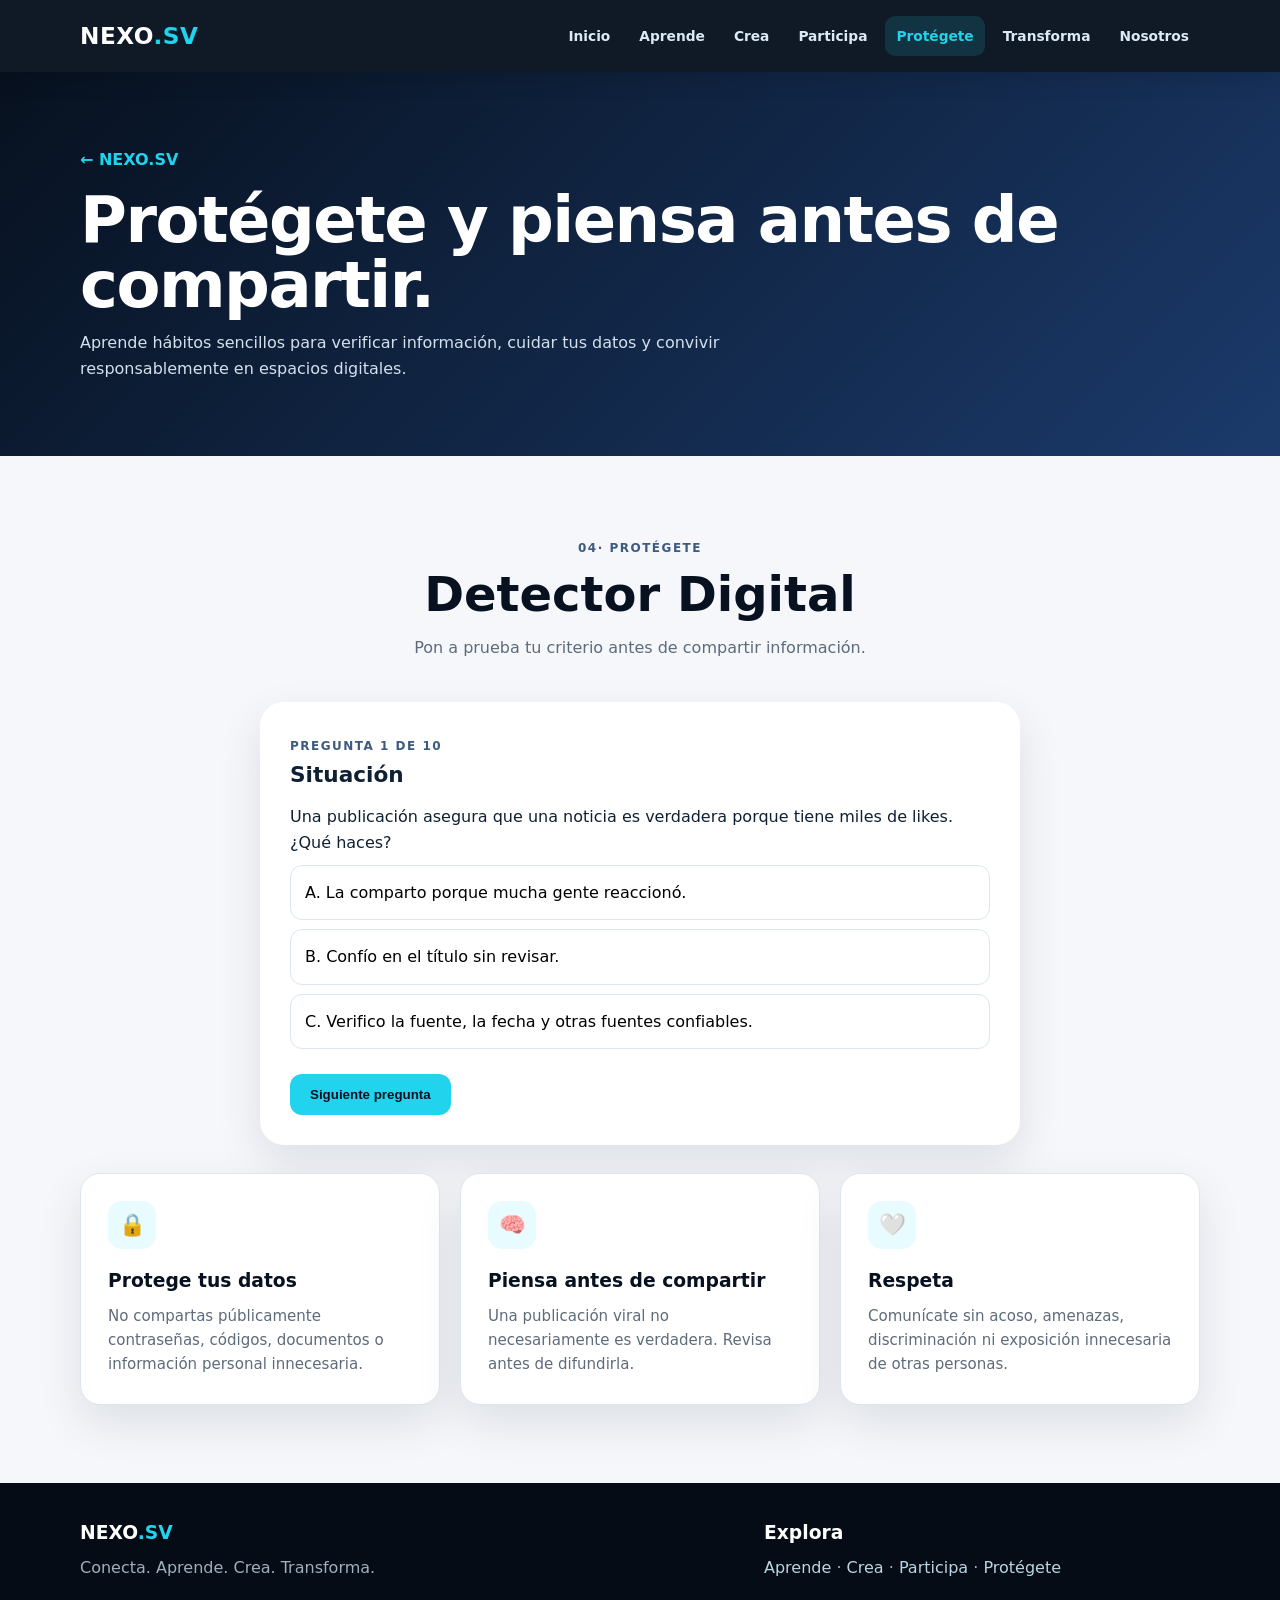
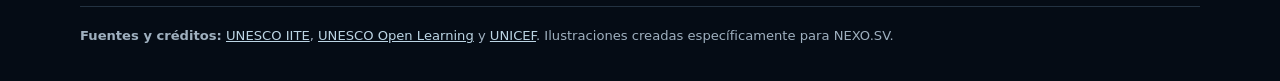
<file: NEXO-SV/protegete.html>
﻿<!DOCTYPE html>
<html lang="es">
<head>
<meta charset="UTF-8"><meta name="viewport" content="width=device-width, initial-scale=1.0">
<meta name="description" content="NEXO.SV: tecnologí­a, ciudadaní­a digital y oportunidades para la juventud salvadoreña.">
<title>Protégete | NEXO.SV</title>
<link rel="stylesheet" href="css/style.css">
</head>
<body>
<header><div class="container nav"><a class="logo" href="index.html">NEXO<span>.SV</span></a>
<button class="menu-btn" aria-label="Abrir menú">&#9776;</button><nav><a class="" href="index.html">Inicio</a><a class="" href="aprende.html">Aprende</a><a class="" href="crea.html">Crea</a><a class="" href="participa.html">Participa</a><a class="active" href="protegete.html">Protégete</a><a class="" href="transforma.html">Transforma</a><a class="" href="nosotros.html">Nosotros</a></nav></div></header>
<section class="page-hero"><div class="container"><a class="back" href="index.html">&#8592; NEXO.SV</a><h1>Protégete y piensa antes de compartir.</h1><p>Aprende hábitos sencillos para verificar información, cuidar tus datos y convivir responsablemente en espacios digitales.</p></div></section>

<section class="section"><div class="container"><div class="section-head"><span class="kicker">04· Protégete</span><h2>Detector Digital</h2><p>Pon a prueba tu criterio antes de compartir información.</p></div>
<div class="detector"><div id="detector-game"><span class="kicker" id="detector-progress">Pregunta 1 de 10</span><h3 id="detector-title">Situación</h3><p id="detector-question"></p><div id="detector-options"></div><div id="detector-result" class="result" aria-live="polite"></div><button id="detector-next" class="btn btn-primary" style="margin-top:16px" hidden>Siguiente pregunta</button></div></div>
<div class="grid" style="margin-top:28px"><div class="card"><div class="icon">&#128274;</div><h3>Protege tus datos</h3><p>No compartas públicamente contraseñas, códigos, documentos o información personal innecesaria.</p></div><div class="card"><div class="icon">🧠</div><h3>Piensa antes de compartir</h3><p>Una publicación viral no necesariamente es verdadera. Revisa antes de difundirla.</p></div><div class="card"><div class="icon">🤍</div><h3>Respeta</h3><p>Comunícate sin acoso, amenazas, discriminación ni exposición innecesaria de otras personas.</p></div></div></div></section>

<footer><div class="container footer-grid"><div><h3>NEXO<span style="color:#22D3EE">.SV</span></h3><p>Conecta. Aprende. Crea. Transforma.</p></div>
<div><h3>Explora</h3><p><a href="aprende.html">Aprende</a> · <a href="crea.html">Crea</a> · <a href="participa.html">Participa</a> · <a href="protegete.html">Protégete</a></p></div></div>
<div class="container sources"><strong>Fuentes y créditos:</strong> <a href="https://iite.unesco.org/theme/digital-citizenship-education/" target="_blank" rel="noopener">UNESCO IITE</a>, <a href="https://openlearning.unesco.org/courses/course-v1%3AUNESCO%2BED-004%2B2026_T1_ENG/about" target="_blank" rel="noopener">UNESCO Open Learning</a> y <a href="https://www.unicef.org/lac/crianza/seguridad-proteccion/crianza-mundo-digital-mantener-seguros-ninos-internet-en-linea" target="_blank" rel="noopener">UNICEF</a>. Ilustraciones creadas específicamente para NEXO.SV.</div></footer>
<script src="js/script.js"></script></body></html>
</file>
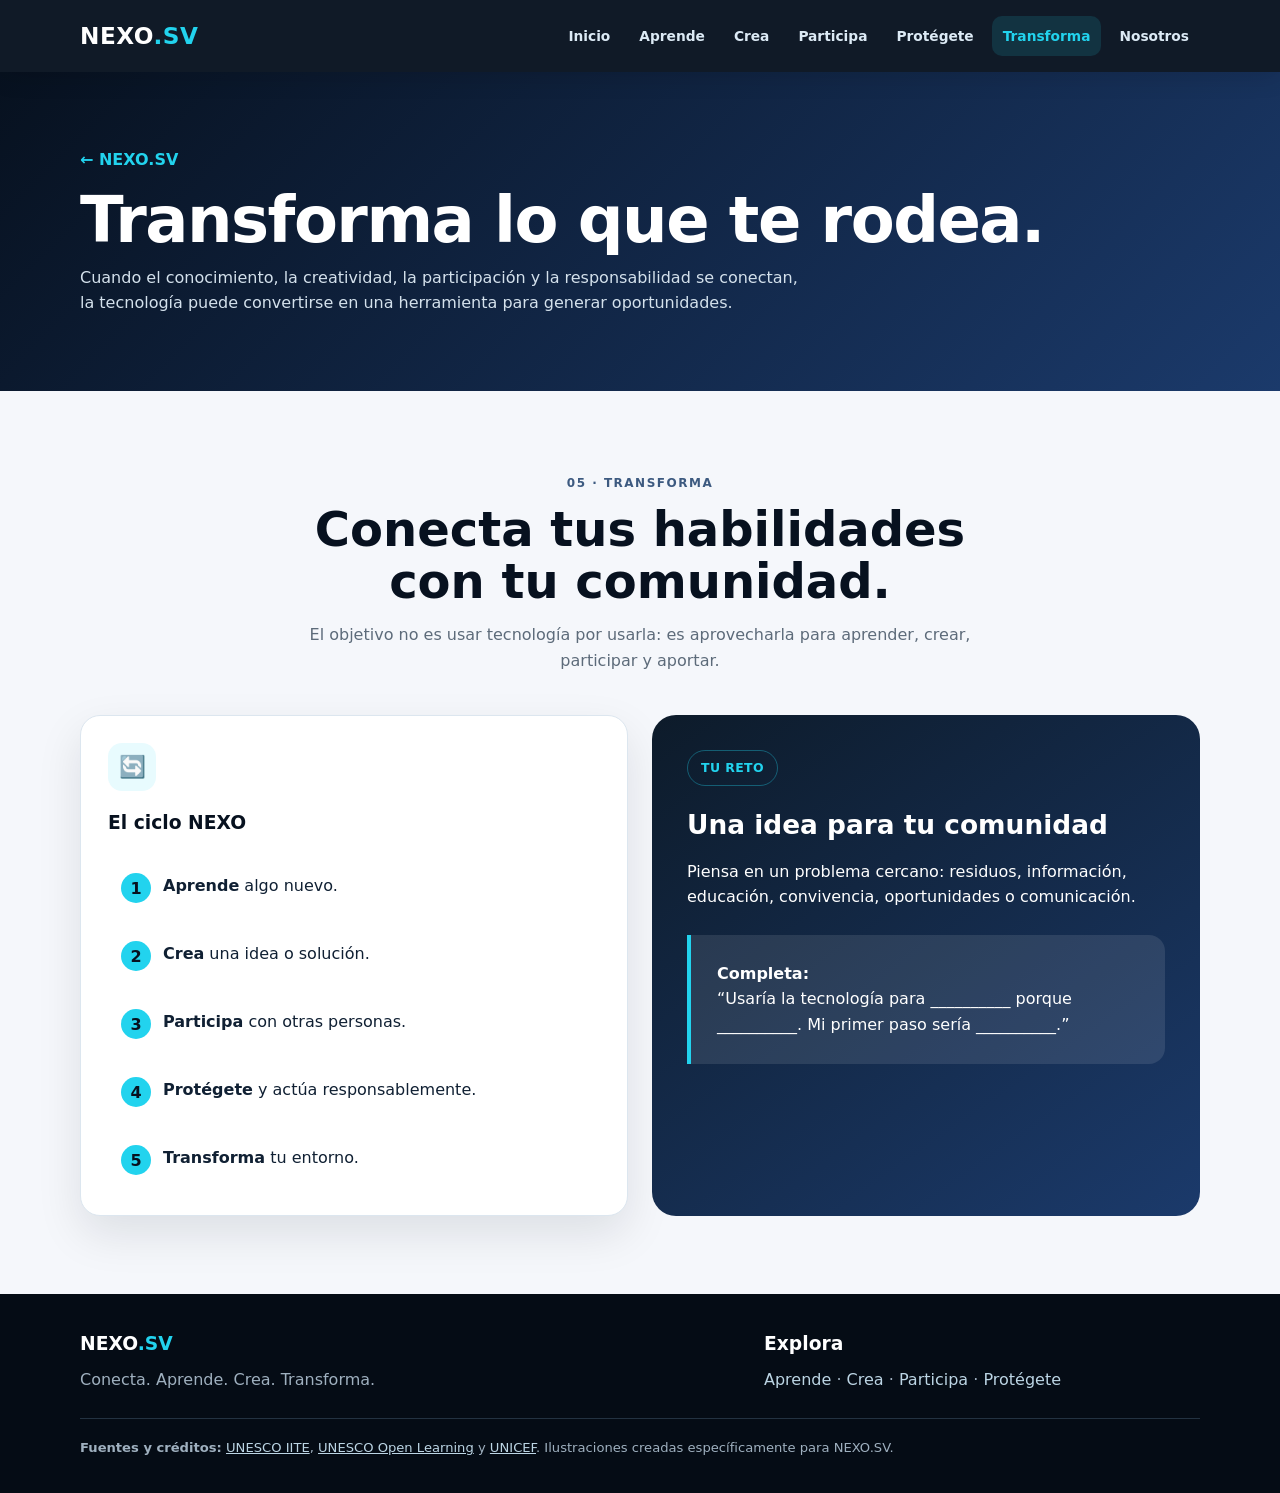
<file: NEXO-SV/transforma.html>
﻿<!DOCTYPE html>
<html lang="es">
<head>
<meta charset="UTF-8"><meta name="viewport" content="width=device-width, initial-scale=1.0">
<meta name="description" content="NEXO.SV: tecnología, ciudadanía digital y oportunidades para la juventud salvadoreña.">
<title>Transforma | NEXO.SV</title>
<link rel="stylesheet" href="css/style.css">
</head>
<body>
<header><div class="container nav"><a class="logo" href="index.html">NEXO<span>.SV</span></a>
<button class="menu-btn" aria-label="Abrir menú">&#9776;</button><nav><a class="" href="index.html">Inicio</a><a class="" href="aprende.html">Aprende</a><a class="" href="crea.html">Crea</a><a class="" href="participa.html">Participa</a><a class="" href="protegete.html">Protégete</a><a class="active" href="transforma.html">Transforma</a><a class="" href="nosotros.html">Nosotros</a></nav></div></header>
<section class="page-hero"><div class="container"><a class="back" href="index.html">&#8592; NEXO.SV</a><h1>Transforma lo que te rodea.</h1><p>Cuando el conocimiento, la creatividad, la participación y la responsabilidad se conectan, la tecnología puede convertirse en una herramienta para generar oportunidades.</p></div></section>

<section class="section"><div class="container"><div class="section-head"><span class="kicker">05 · Transforma</span><h2>Conecta tus habilidades con tu comunidad.</h2><p>El objetivo no es usar tecnología por usarla: es aprovecharla para aprender, crear, participar y aportar.</p></div>
<div class="feature"><div class="card"><div class="icon">&#128260;</div><h3>El ciclo NEXO</h3><div class="steps"><div class="step"><span class="num">1</span><div><b>Aprende</b> algo nuevo.</div></div><div class="step"><span class="num">2</span><div><b>Crea</b> una idea o solución.</div></div><div class="step"><span class="num">3</span><div><b>Participa</b> con otras personas.</div></div><div class="step"><span class="num">4</span><div><b>Protégete</b> y actúa responsablemente.</div></div><div class="step"><span class="num">5</span><div><b>Transforma</b> tu entorno.</div></div></div></div>
<div class="feature-box"><span class="badge">TU RETO</span><h3>Una idea para tu comunidad</h3><p>Piensa en un problema cercano: residuos, información, educación, convivencia, oportunidades o comunicación.</p><div class="callout" style="background:rgba(255,255,255,.1);color:#fff;border-color:#22D3EE"><b>Completa:</b><br>&#8220;Usaría la tecnología para __________ porque __________. Mi primer paso sería __________.&#8221;</div></div></div></div></section>

<footer><div class="container footer-grid"><div><h3>NEXO<span style="color:#22D3EE">.SV</span></h3><p>Conecta. Aprende. Crea. Transforma.</p></div>
<div><h3>Explora</h3><p><a href="aprende.html">Aprende</a> · <a href="crea.html">Crea</a> · <a href="participa.html">Participa</a> · <a href="protegete.html">Protégete</a></p></div></div>
<div class="container sources"><strong>Fuentes y créditos:</strong> <a href="https://iite.unesco.org/theme/digital-citizenship-education/" target="_blank" rel="noopener">UNESCO IITE</a>, <a href="https://openlearning.unesco.org/courses/course-v1%3AUNESCO%2BED-004%2B2026_T1_ENG/about" target="_blank" rel="noopener">UNESCO Open Learning</a> y <a href="https://www.unicef.org/lac/crianza/seguridad-proteccion/crianza-mundo-digital-mantener-seguros-ninos-internet-en-linea" target="_blank" rel="noopener">UNICEF</a>. Ilustraciones creadas específicamente para NEXO.SV.</div></footer>
<script src="js/script.js"></script></body></html>
</file>
<file: css/style.css>
:root{
  --navy:#07111F; --navy2:#0D1B2A; --blue:#1B3A6B; --steel:#3D5A80;
  --cyan:#22D3EE; --light:#E8FBFE; --white:#F5F7FB; --text:#102033;
  --muted:#5D6B7A; --card:#FFFFFF; --line:#DCE6EF; --shadow:0 18px 45px rgba(7,17,31,.10);
}
*{box-sizing:border-box;margin:0;padding:0}
html{scroll-behavior:smooth}
body{font-family:Inter,system-ui,sans-serif;color:var(--text);background:var(--white);line-height:1.6}
a{text-decoration:none;color:inherit}
img{max-width:100%;display:block}
.container{width:min(1120px,92%);margin:auto}
header{position:sticky;top:0;z-index:50;background:rgba(7,17,31,.96);backdrop-filter:blur(12px);box-shadow:0 5px 25px rgba(0,0,0,.12)}
.nav{min-height:72px;display:flex;align-items:center;justify-content:space-between;gap:20px}
.logo{font-size:1.45rem;font-weight:800;color:#fff;letter-spacing:.5px}
.logo span{color:var(--cyan)}
nav{display:flex;gap:7px;flex-wrap:wrap;justify-content:flex-end}
nav a{color:#dceaf5;padding:9px 11px;border-radius:10px;font-size:.86rem;font-weight:600}
nav a:hover,nav a.active{background:rgba(34,211,238,.13);color:var(--cyan)}
.menu-btn{display:none;background:none;border:0;color:#fff;font-size:1.7rem;cursor:pointer}
.hero{background:linear-gradient(135deg,var(--navy),var(--navy2) 55%,var(--blue));color:white;padding:105px 0 95px;overflow:hidden;position:relative}
.hero:after{content:"";position:absolute;width:380px;height:380px;border:1px solid rgba(34,211,238,.22);border-radius:50%;right:-100px;top:-100px;box-shadow:0 0 0 70px rgba(34,211,238,.03),0 0 0 140px rgba(34,211,238,.025)}
.hero-content{max-width:780px;position:relative;z-index:2}
.badge{display:inline-block;padding:7px 13px;border:1px solid rgba(34,211,238,.35);border-radius:999px;color:var(--cyan);font-size:.78rem;font-weight:700;letter-spacing:.4px;margin-bottom:18px}
h1{font-size:clamp(2.4rem,6vw,4.8rem);line-height:1.02;letter-spacing:-2px;margin-bottom:22px}
h1 span{color:var(--cyan)}
.hero p{font-size:1.08rem;color:#d4e1ec;max-width:680px;margin-bottom:30px}
.btns{display:flex;gap:12px;flex-wrap:wrap}
.btn{display:inline-flex;align-items:center;justify-content:center;padding:12px 19px;border-radius:12px;font-weight:700;border:1px solid transparent;cursor:pointer}
.btn-primary{background:var(--cyan);color:var(--navy)}
.btn-primary:hover{transform:translateY(-2px)}
.btn-outline{border-color:#63819c;color:#fff}
.btn-outline:hover{border-color:var(--cyan);color:var(--cyan)}
.section{padding:78px 0}
.section-head{text-align:center;max-width:720px;margin:0 auto 42px}
.kicker{color:var(--steel);font-weight:800;text-transform:uppercase;font-size:.75rem;letter-spacing:1.5px}
.section h2{font-size:clamp(1.9rem,4vw,3rem);line-height:1.1;margin:8px 0 14px;color:var(--navy)}
.section-head p{color:var(--muted)}
.grid{display:grid;grid-template-columns:repeat(3,1fr);gap:20px}
.card{background:var(--card);border:1px solid var(--line);border-radius:20px;padding:27px;box-shadow:var(--shadow);transition:.25s}
.card:hover{transform:translateY(-5px);border-color:#b9dce5}
.icon{width:48px;height:48px;border-radius:14px;background:var(--light);display:grid;place-items:center;font-size:1.35rem;margin-bottom:17px}
.card h3{margin-bottom:8px;color:var(--navy)}
.card p{color:var(--muted);font-size:.94rem}
.card ul{padding-left:18px;color:var(--muted);margin-top:10px}
.card li{margin:4px 0}
.dark{background:var(--navy);color:#fff}
.dark h2,.dark h3{color:#fff}
.dark .section-head p,.dark .card p,.dark .card li{color:#b9c8d6}
.dark .card{background:#0d1b2a;border-color:#263b50}
.feature{display:grid;grid-template-columns:1fr 1fr;gap:24px;align-items:stretch}
.feature-box{padding:35px;border-radius:24px;background:linear-gradient(145deg,var(--navy2),var(--blue));color:white}
.feature-box h3{font-size:1.65rem;margin-bottom:12px}
.steps{display:grid;gap:12px;margin-top:22px}
.step{display:flex;gap:12px;align-items:flex-start;padding:13px;border-radius:14px;background:rgba(255,255,255,.07)}
.num{min-width:30px;height:30px;border-radius:50%;display:grid;place-items:center;background:var(--cyan);color:var(--navy);font-weight:800}
.callout{padding:26px;border-left:4px solid var(--cyan);background:var(--light);border-radius:0 16px 16px 0;margin-top:25px}
.dark .callout{color:var(--text)}
.detector{max-width:760px;margin:auto;background:white;color:var(--text);border-radius:24px;padding:30px;box-shadow:var(--shadow)}
.detector h3{font-size:1.35rem;margin-bottom:12px}
.option{display:block;width:100%;text-align:left;padding:14px;margin:9px 0;border:1px solid var(--line);border-radius:12px;background:#fff;cursor:pointer;font:inherit}
.option:hover{border-color:var(--cyan);background:var(--light)}
.result{margin-top:18px;padding:17px;border-radius:14px;display:none;font-weight:600}
.result.show{display:block}
.result.ok{background:#e7f8ef}
.result.bad{background:#fff1e8}
.quiz{max-width:760px;margin:auto}
.progress{height:8px;background:#dce6ef;border-radius:99px;overflow:hidden;margin:15px 0 25px}
.progress span{display:block;height:100%;background:var(--cyan);width:33.3%;transition:.3s}
.profile{display:none}
.profile.show{display:block}
footer{background:#050c15;color:#9fb0bf;padding:35px 0}
.footer-grid{display:grid;grid-template-columns:1.5fr 1fr;gap:30px}
footer h3{color:white;margin-bottom:8px}
footer a{color:#bcd5e4}
.sources{margin-top:25px;padding-top:18px;border-top:1px solid #233241;font-size:.82rem}
.sources a{text-decoration:underline}
.page-hero{padding:75px 0;background:linear-gradient(135deg,var(--navy),var(--blue));color:#fff}
.page-hero h1{font-size:clamp(2.3rem,5vw,4rem);letter-spacing:-1.5px;margin-bottom:12px}
.page-hero p{color:#d4e1ec;max-width:720px}
.tag-list{display:flex;flex-wrap:wrap;gap:8px;margin-top:20px}
.tag{padding:7px 11px;border-radius:999px;background:#e7f7fa;color:#155c69;font-size:.8rem;font-weight:700}
.back{display:inline-block;color:var(--cyan);margin-bottom:15px;font-weight:700}
@media(max-width:900px){.grid{grid-template-columns:1fr 1fr}.feature{grid-template-columns:1fr}}
@media(max-width:700px){
  .nav{min-height:64px}.menu-btn{display:block}
  nav{display:none;position:absolute;left:4%;right:4%;top:68px;background:var(--navy2);padding:10px;border-radius:14px;box-shadow:var(--shadow);flex-direction:column}
  nav.open{display:flex}nav a{width:100%}.grid{grid-template-columns:1fr}
  .hero{padding:78px 0}.section{padding:58px 0}.footer-grid{grid-template-columns:1fr}
  h1{letter-spacing:-1px}
}

:focus-visible{outline:3px solid var(--cyan);outline-offset:3px}.btn,.option,nav a{transition:.2s ease}.option:focus-visible{background:var(--light)}

.team-section{background:linear-gradient(180deg,#eefbfc 0%,#f5f7fb 100%)}
.team-note{display:inline-block;margin-top:14px;padding:7px 12px;border-radius:999px;background:#e0f7fa;color:#155c69;font-size:.82rem;font-weight:700}
.team-grid{display:grid;grid-template-columns:repeat(3,minmax(0,1fr));gap:22px;max-width:1000px;margin:0 auto}
.team-card{overflow:hidden;border:1px solid var(--line);border-radius:22px;background:#fff;box-shadow:var(--shadow);transition:transform .25s ease,box-shadow .25s ease}
.team-card:hover{transform:translateY(-5px);box-shadow:0 22px 45px rgba(7,17,31,.16)}
.team-card img{width:100%;height:320px;object-fit:cover;object-position:center 28%;background:#e8eef3}
.team-info{padding:20px 22px 23px}
.team-info h3{color:var(--navy);font-size:1.15rem;margin-bottom:3px}
.team-info>span{color:#168296;font-size:.82rem;font-weight:800;letter-spacing:.02em}
.team-info p{margin-top:10px;color:var(--muted);font-size:.9rem}
@media(max-width:900px){.team-grid{grid-template-columns:repeat(2,minmax(0,1fr))}}
@media(max-width:560px){.team-grid{grid-template-columns:1fr}.team-card img{height:340px}}

.illustration-section{padding:38px 0 54px}
.page-illustration{width:100%;max-width:960px;height:auto;margin:0 auto;border-radius:24px;background:#e8fbfe;box-shadow:0 18px 45px rgba(7,17,31,.12)}
</file>
<file: NEXO-SV/css/style.css>
:root{
  --navy:#07111F; --navy2:#0D1B2A; --blue:#1B3A6B; --steel:#3D5A80;
  --cyan:#22D3EE; --light:#E8FBFE; --white:#F5F7FB; --text:#102033;
  --muted:#5D6B7A; --card:#FFFFFF; --line:#DCE6EF; --shadow:0 18px 45px rgba(7,17,31,.10);
}
*{box-sizing:border-box;margin:0;padding:0}
html{scroll-behavior:smooth}
body{font-family:Inter,system-ui,sans-serif;color:var(--text);background:var(--white);line-height:1.6}
a{text-decoration:none;color:inherit}
img{max-width:100%;display:block}
.container{width:min(1120px,92%);margin:auto}
header{position:sticky;top:0;z-index:50;background:rgba(7,17,31,.96);backdrop-filter:blur(12px);box-shadow:0 5px 25px rgba(0,0,0,.12)}
.nav{min-height:72px;display:flex;align-items:center;justify-content:space-between;gap:20px}
.logo{font-size:1.45rem;font-weight:800;color:#fff;letter-spacing:.5px}
.logo span{color:var(--cyan)}
nav{display:flex;gap:7px;flex-wrap:wrap;justify-content:flex-end}
nav a{color:#dceaf5;padding:9px 11px;border-radius:10px;font-size:.86rem;font-weight:600}
nav a:hover,nav a.active{background:rgba(34,211,238,.13);color:var(--cyan)}
.menu-btn{display:none;background:none;border:0;color:#fff;font-size:1.7rem;cursor:pointer}
.hero{background:linear-gradient(135deg,var(--navy),var(--navy2) 55%,var(--blue));color:white;padding:105px 0 95px;overflow:hidden;position:relative}
.hero:after{content:"";position:absolute;width:380px;height:380px;border:1px solid rgba(34,211,238,.22);border-radius:50%;right:-100px;top:-100px;box-shadow:0 0 0 70px rgba(34,211,238,.03),0 0 0 140px rgba(34,211,238,.025)}
.hero-content{max-width:780px;position:relative;z-index:2}
.badge{display:inline-block;padding:7px 13px;border:1px solid rgba(34,211,238,.35);border-radius:999px;color:var(--cyan);font-size:.78rem;font-weight:700;letter-spacing:.4px;margin-bottom:18px}
h1{font-size:clamp(2.4rem,6vw,4.8rem);line-height:1.02;letter-spacing:-2px;margin-bottom:22px}
h1 span{color:var(--cyan)}
.hero p{font-size:1.08rem;color:#d4e1ec;max-width:680px;margin-bottom:30px}
.btns{display:flex;gap:12px;flex-wrap:wrap}
.btn{display:inline-flex;align-items:center;justify-content:center;padding:12px 19px;border-radius:12px;font-weight:700;border:1px solid transparent;cursor:pointer}
.btn-primary{background:var(--cyan);color:var(--navy)}
.btn-primary:hover{transform:translateY(-2px)}
.btn-outline{border-color:#63819c;color:#fff}
.btn-outline:hover{border-color:var(--cyan);color:var(--cyan)}
.section{padding:78px 0}
.section-head{text-align:center;max-width:720px;margin:0 auto 42px}
.kicker{color:var(--steel);font-weight:800;text-transform:uppercase;font-size:.75rem;letter-spacing:1.5px}
.section h2{font-size:clamp(1.9rem,4vw,3rem);line-height:1.1;margin:8px 0 14px;color:var(--navy)}
.section-head p{color:var(--muted)}
.grid{display:grid;grid-template-columns:repeat(3,1fr);gap:20px}
.card{background:var(--card);border:1px solid var(--line);border-radius:20px;padding:27px;box-shadow:var(--shadow);transition:.25s}
.card:hover{transform:translateY(-5px);border-color:#b9dce5}
.icon{width:48px;height:48px;border-radius:14px;background:var(--light);display:grid;place-items:center;font-size:1.35rem;margin-bottom:17px}
.card h3{margin-bottom:8px;color:var(--navy)}
.card p{color:var(--muted);font-size:.94rem}
.card ul{padding-left:18px;color:var(--muted);margin-top:10px}
.card li{margin:4px 0}
.dark{background:var(--navy);color:#fff}
.dark h2,.dark h3{color:#fff}
.dark .section-head p,.dark .card p,.dark .card li{color:#b9c8d6}
.dark .card{background:#0d1b2a;border-color:#263b50}
.feature{display:grid;grid-template-columns:1fr 1fr;gap:24px;align-items:stretch}
.feature-box{padding:35px;border-radius:24px;background:linear-gradient(145deg,var(--navy2),var(--blue));color:white}
.feature-box h3{font-size:1.65rem;margin-bottom:12px}
.steps{display:grid;gap:12px;margin-top:22px}
.step{display:flex;gap:12px;align-items:flex-start;padding:13px;border-radius:14px;background:rgba(255,255,255,.07)}
.num{min-width:30px;height:30px;border-radius:50%;display:grid;place-items:center;background:var(--cyan);color:var(--navy);font-weight:800}
.callout{padding:26px;border-left:4px solid var(--cyan);background:var(--light);border-radius:0 16px 16px 0;margin-top:25px}
.dark .callout{color:var(--text)}
.detector{max-width:760px;margin:auto;background:white;color:var(--text);border-radius:24px;padding:30px;box-shadow:var(--shadow)}
.detector h3{font-size:1.35rem;margin-bottom:12px}
.option{display:block;width:100%;text-align:left;padding:14px;margin:9px 0;border:1px solid var(--line);border-radius:12px;background:#fff;cursor:pointer;font:inherit}
.option:hover{border-color:var(--cyan);background:var(--light)}
.result{margin-top:18px;padding:17px;border-radius:14px;display:none;font-weight:600}
.result.show{display:block}
.result.ok{background:#e7f8ef}
.result.bad{background:#fff1e8}
.quiz{max-width:760px;margin:auto}
.progress{height:8px;background:#dce6ef;border-radius:99px;overflow:hidden;margin:15px 0 25px}
.progress span{display:block;height:100%;background:var(--cyan);width:33.3%;transition:.3s}
.profile{display:none}
.profile.show{display:block}
footer{background:#050c15;color:#9fb0bf;padding:35px 0}
.footer-grid{display:grid;grid-template-columns:1.5fr 1fr;gap:30px}
footer h3{color:white;margin-bottom:8px}
footer a{color:#bcd5e4}
.sources{margin-top:25px;padding-top:18px;border-top:1px solid #233241;font-size:.82rem}
.sources a{text-decoration:underline}
.page-hero{padding:75px 0;background:linear-gradient(135deg,var(--navy),var(--blue));color:#fff}
.page-hero h1{font-size:clamp(2.3rem,5vw,4rem);letter-spacing:-1.5px;margin-bottom:12px}
.page-hero p{color:#d4e1ec;max-width:720px}
.tag-list{display:flex;flex-wrap:wrap;gap:8px;margin-top:20px}
.tag{padding:7px 11px;border-radius:999px;background:#e7f7fa;color:#155c69;font-size:.8rem;font-weight:700}
.back{display:inline-block;color:var(--cyan);margin-bottom:15px;font-weight:700}
@media(max-width:900px){.grid{grid-template-columns:1fr 1fr}.feature{grid-template-columns:1fr}}
@media(max-width:700px){
  .nav{min-height:64px}.menu-btn{display:block}
  nav{display:none;position:absolute;left:4%;right:4%;top:68px;background:var(--navy2);padding:10px;border-radius:14px;box-shadow:var(--shadow);flex-direction:column}
  nav.open{display:flex}nav a{width:100%}.grid{grid-template-columns:1fr}
  .hero{padding:78px 0}.section{padding:58px 0}.footer-grid{grid-template-columns:1fr}
  h1{letter-spacing:-1px}
}

:focus-visible{outline:3px solid var(--cyan);outline-offset:3px}.btn,.option,nav a{transition:.2s ease}.option:focus-visible{background:var(--light)}

.team-section{background:linear-gradient(180deg,#eefbfc 0%,#f5f7fb 100%)}
.team-note{display:inline-block;margin-top:14px;padding:7px 12px;border-radius:999px;background:#e0f7fa;color:#155c69;font-size:.82rem;font-weight:700}
.team-grid{display:grid;grid-template-columns:repeat(3,minmax(0,1fr));gap:22px;max-width:1000px;margin:0 auto}
.team-card{overflow:hidden;border:1px solid var(--line);border-radius:22px;background:#fff;box-shadow:var(--shadow);transition:transform .25s ease,box-shadow .25s ease}
.team-card:hover{transform:translateY(-5px);box-shadow:0 22px 45px rgba(7,17,31,.16)}
.team-card img{width:100%;height:320px;object-fit:cover;object-position:center 28%;background:#e8eef3}
.team-info{padding:20px 22px 23px}
.team-info h3{color:var(--navy);font-size:1.15rem;margin-bottom:3px}
.team-info>span{color:#168296;font-size:.82rem;font-weight:800;letter-spacing:.02em}
.team-info p{margin-top:10px;color:var(--muted);font-size:.9rem}
@media(max-width:900px){.team-grid{grid-template-columns:repeat(2,minmax(0,1fr))}}
@media(max-width:560px){.team-grid{grid-template-columns:1fr}.team-card img{height:340px}}

.illustration-section{padding:38px 0 54px}
.page-illustration{width:100%;max-width:960px;height:auto;margin:0 auto;border-radius:24px;background:#e8fbfe;box-shadow:0 18px 45px rgba(7,17,31,.12)}
</file>
